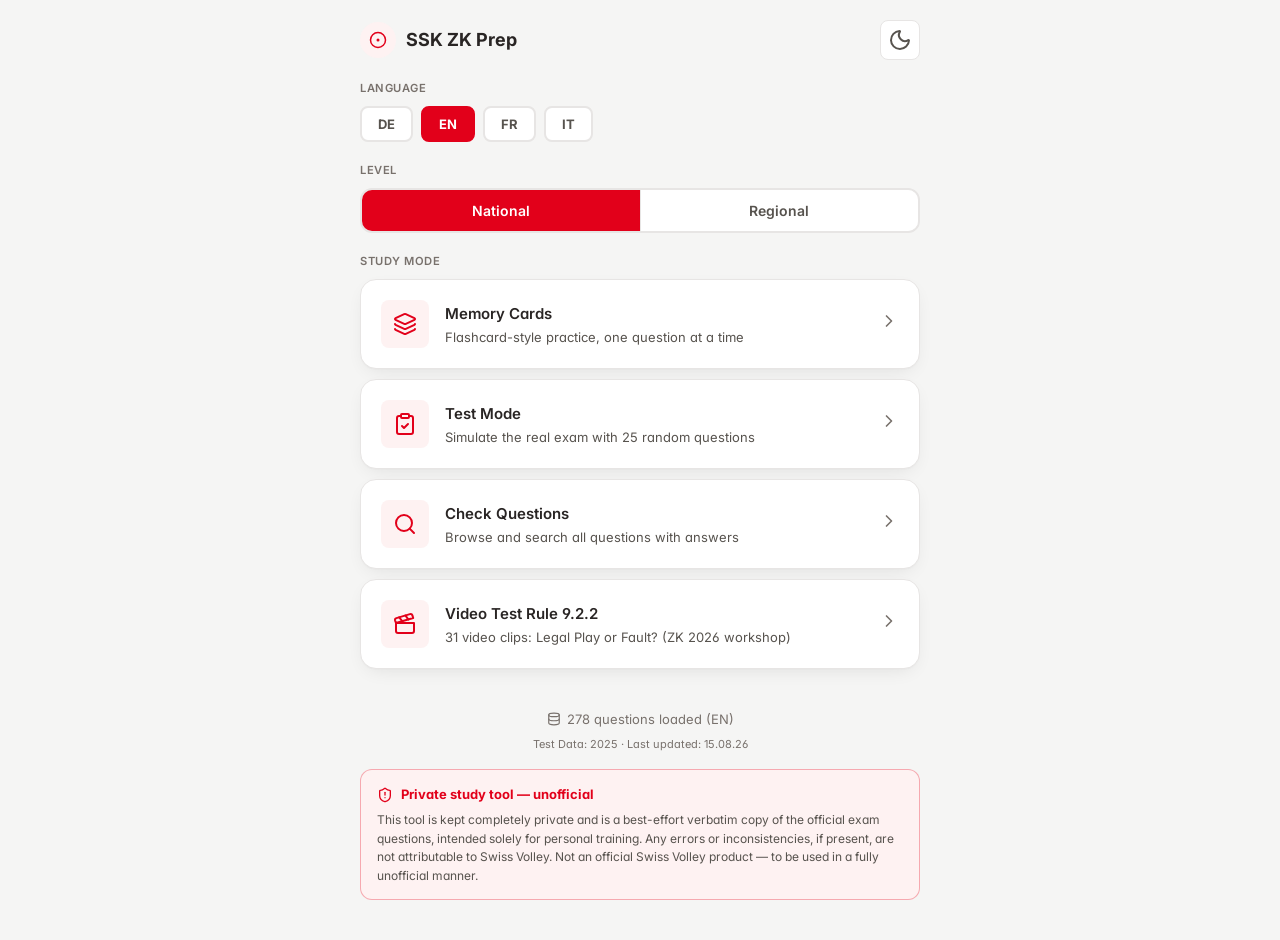
<file: index.html>
<!DOCTYPE html>
<html lang="en">
<head>
    <meta charset="UTF-8">
    <meta name="viewport" content="width=device-width, initial-scale=1.0">
    <meta name="theme-color" media="(prefers-color-scheme: light)" content="#f5f5f4">
    <meta name="theme-color" media="(prefers-color-scheme: dark)" content="#1c1917">
    <title>SSK ZK Prep</title>
    <link rel="icon" href="favicon.ico" sizes="48x48">
    <link rel="icon" href="favicon.png" type="image/png" sizes="192x192">
    <link rel="apple-touch-icon" href="apple-touch-icon.png">
    <link rel="preconnect" href="https://fonts.googleapis.com">
    <link rel="preconnect" href="https://fonts.gstatic.com" crossorigin>
    <link href="https://fonts.googleapis.com/css2?family=Inter:wght@400;500;600;700&display=swap" rel="stylesheet">
    <link rel="stylesheet" href="styles.css">
    <script>
        (function () {
            var t = localStorage.getItem('selectedTheme');
            var stored = t === 'light' || t === 'dark';
            if (!stored) {
                t = window.matchMedia && window.matchMedia('(prefers-color-scheme: dark)').matches ? 'dark' : 'light';
            }
            document.documentElement.setAttribute('data-theme', t);
            if (stored) {
                var color = t === 'dark' ? '#1c1917' : '#f5f5f4';
                document.querySelectorAll('meta[name="theme-color"]').forEach(function (m) {
                    m.setAttribute('content', color);
                });
            }
        })();
    </script>
    <style>
        /* --- Landing Page Specific --- */
        .landing-container {
            max-width: 600px;
            margin: 0 auto;
            padding: 20px;
            min-height: 100vh;
            display: flex;
            flex-direction: column;
        }

        /* Header — compact */
        .landing-header {
            display: flex;
            align-items: center;
            gap: 10px;
            margin-bottom: 20px;
        }

        .landing-header .icon-wrap {
            display: inline-flex;
            align-items: center;
            justify-content: center;
            width: 36px;
            height: 36px;
            background: var(--accent-subtle);
            border-radius: 50%;
            color: var(--accent);
            flex-shrink: 0;
        }

        .landing-header .icon-wrap svg {
            width: 18px;
            height: 18px;
        }

        .landing-header h1 {
            font-size: 1.125rem;
            font-weight: 700;
            color: var(--text-primary);
        }

        .landing-header .theme-toggle {
            margin-left: auto;
        }

        /* Section labels */
        .section-label {
            font-size: 0.7rem;
            font-weight: 600;
            color: var(--text-muted);
            text-transform: uppercase;
            letter-spacing: 0.05em;
            margin-bottom: 8px;
        }

        /* Level toggle */
        .level-toggle {
            display: flex;
            gap: 0;
            margin-bottom: 20px;
            border: 2px solid var(--border);
            border-radius: var(--radius-md);
            overflow: hidden;
        }

        .level-btn {
            flex: 1;
            padding: 12px 16px;
            background: var(--bg-surface);
            border: none;
            color: var(--text-secondary);
            font-family: inherit;
            font-size: 0.875rem;
            font-weight: 600;
            cursor: pointer;
            transition: all var(--transition);
        }

        .level-btn:first-child {
            border-right: 1px solid var(--border);
        }

        .level-btn:hover {
            background: var(--bg-surface-hover);
            color: var(--text-primary);
        }

        .level-btn.active {
            background: var(--accent);
            color: #fff;
        }

        /* Language selector — compact inline row */
        .lang-grid {
            display: flex;
            gap: 8px;
            margin-bottom: 20px;
        }

        .lang-btn {
            display: flex;
            align-items: center;
            justify-content: center;
            padding: 8px 16px;
            background: var(--bg-surface);
            border: 2px solid var(--border);
            border-radius: var(--radius-sm);
            cursor: pointer;
            transition: all var(--transition);
            position: relative;
            font-family: inherit;
            font-size: 0.8125rem;
            font-weight: 700;
            color: var(--text-secondary);
        }

        .lang-btn:hover {
            border-color: var(--border-hover);
            background: var(--bg-surface-hover);
            color: var(--text-primary);
        }

        .lang-btn .lang-name {
            display: none; /* hidden — compact mode */
            font-size: 0.75rem;
            color: var(--text-secondary);
            font-weight: 400;
            transition: color var(--transition);
        }

        .lang-btn .check-icon {
            position: absolute;
            top: 6px;
            right: 6px;
            color: var(--accent);
            opacity: 0;
            transition: opacity var(--transition);
        }

        .lang-btn .check-icon {
            display: none;
        }

        .lang-btn.active {
            border-color: var(--accent);
            background: var(--accent);
            color: #fff;
        }

        /* Mode cards */
        .mode-cards {
            display: flex;
            flex-direction: column;
            gap: 10px;
            margin-bottom: 20px;
        }

        .mode-card {
            display: flex;
            align-items: center;
            gap: 16px;
            padding: 20px;
            background: var(--bg-surface);
            border: 1px solid var(--border);
            border-radius: var(--radius-lg);
            text-decoration: none;
            color: var(--text-primary);
            cursor: pointer;
            transition: all var(--transition);
            box-shadow: var(--shadow);
        }

        .mode-card:hover {
            border-color: var(--accent);
            transform: translateY(-2px);
            box-shadow: var(--shadow-lg);
        }

        .mode-card .mode-icon {
            display: flex;
            align-items: center;
            justify-content: center;
            width: 48px;
            height: 48px;
            background: var(--accent-subtle);
            border-radius: var(--radius-sm);
            color: var(--accent);
            flex-shrink: 0;
        }

        .mode-card .mode-icon svg {
            width: 24px;
            height: 24px;
        }

        .mode-card .mode-info {
            flex: 1;
            min-width: 0;
        }

        .mode-card .mode-title {
            font-size: 0.9375rem;
            font-weight: 600;
            margin-bottom: 2px;
        }

        .mode-card .mode-desc {
            font-size: 0.8125rem;
            color: var(--text-secondary);
            line-height: 1.4;
        }

        .mode-card .mode-arrow {
            color: var(--text-muted);
            flex-shrink: 0;
            transition: color var(--transition), transform var(--transition);
        }

        .mode-card .mode-arrow svg {
            width: 20px;
            height: 20px;
        }

        .mode-card:hover .mode-arrow {
            color: var(--accent);
            transform: translateX(2px);
        }

        /* Footer */
        .landing-footer {
            margin-top: auto;
            text-align: center;
            padding: 20px 0;
        }

        .landing-footer .question-count {
            font-size: 0.8125rem;
            color: var(--text-muted);
            display: flex;
            align-items: center;
            justify-content: center;
            gap: 6px;
        }

        .landing-footer .question-count svg {
            width: 14px;
            height: 14px;
        }

        /* Unofficial-use disclaimer */
        .disclaimer {
            margin-top: 16px;
            padding: 14px 16px;
            text-align: left;
            background: var(--accent-subtle);
            border: 1px solid color-mix(in srgb, var(--accent) 30%, transparent);
            border-radius: var(--radius-md);
        }

        .disclaimer-title {
            display: flex;
            align-items: center;
            gap: 8px;
            font-size: 0.8125rem;
            font-weight: 700;
            color: var(--accent);
            margin-bottom: 6px;
        }

        .disclaimer-title svg {
            width: 16px;
            height: 16px;
            flex-shrink: 0;
        }

        .disclaimer p {
            font-size: 0.75rem;
            line-height: 1.55;
            color: var(--text-secondary);
        }
    </style>
</head>
<body>
    <div class="landing-container">

        <!-- Header -->
        <header class="landing-header">
            <div class="icon-wrap">
                <i data-lucide="circle-dot"></i>
            </div>
            <h1>SSK ZK Prep</h1>
            <button class="back-btn theme-toggle" onclick="toggleTheme()" aria-label="Toggle light/dark mode">
                <i data-lucide="moon" class="icon-moon"></i>
                <i data-lucide="sun" class="icon-sun"></i>
            </button>
        </header>

        <!-- Language Selector -->
        <p class="section-label">Language</p>
        <div class="lang-grid" id="langGrid">
            <button class="lang-btn" data-lang="de" onclick="selectLang('de')">DE</button>
            <button class="lang-btn" data-lang="en" onclick="selectLang('en')">EN</button>
            <button class="lang-btn" data-lang="fr" onclick="selectLang('fr')">FR</button>
            <button class="lang-btn" data-lang="it" onclick="selectLang('it')">IT</button>
        </div>

        <!-- Level Toggle -->
        <p class="section-label" id="levelLabel">Level</p>
        <div class="level-toggle" id="levelToggle">
            <button class="level-btn active" data-level="national" onclick="selectLevel('national')" id="btn-national">National</button>
            <button class="level-btn" data-level="regional" onclick="selectLevel('regional')" id="btn-regional">Regional</button>
        </div>

        <!-- Mode Selector -->
        <p class="section-label">Study Mode</p>
        <div class="mode-cards">
            <a href="card_game.html" class="mode-card">
                <div class="mode-icon"><i data-lucide="layers"></i></div>
                <div class="mode-info">
                    <div class="mode-title">Card Game</div>
                    <div class="mode-desc">Flashcard-style practice, one question at a time</div>
                </div>
                <div class="mode-arrow"><i data-lucide="chevron-right"></i></div>
            </a>
            <a href="test_real.html" class="mode-card">
                <div class="mode-icon"><i data-lucide="clipboard-check"></i></div>
                <div class="mode-info">
                    <div class="mode-title">Test Mode</div>
                    <div class="mode-desc">Simulate the real exam with 25 random questions</div>
                </div>
                <div class="mode-arrow"><i data-lucide="chevron-right"></i></div>
            </a>
            <a href="check_question.html" class="mode-card">
                <div class="mode-icon"><i data-lucide="search"></i></div>
                <div class="mode-info">
                    <div class="mode-title">Check Questions</div>
                    <div class="mode-desc">Browse and search all questions with answers</div>
                </div>
                <div class="mode-arrow"><i data-lucide="chevron-right"></i></div>
            </a>
            <a href="video_test.html" class="mode-card">
                <div class="mode-icon"><i data-lucide="clapperboard"></i></div>
                <div class="mode-info">
                    <div class="mode-title">Video Test Rule 9.2.2</div>
                    <div class="mode-desc">31 video clips: Legal Play or Fault? (ZK 2026 workshop)</div>
                </div>
                <div class="mode-arrow"><i data-lucide="chevron-right"></i></div>
            </a>
        </div>

        <!-- Footer -->
        <footer class="landing-footer">
            <div class="question-count" id="questionCount">
                <i data-lucide="database"></i>
                <span>Loading questions...</span>
            </div>
            <div class="question-count" style="margin-top: 6px; font-size: 0.6875rem;" id="metaInfo"></div>
            <div class="disclaimer">
                <div class="disclaimer-title">
                    <i data-lucide="shield-alert"></i>
                    <span id="disclaimerTitle"></span>
                </div>
                <p id="disclaimerBody"></p>
            </div>
        </footer>

    </div>

    <script src="shared.js"></script>
    <script src="lucide.min.js"></script>
    <script>
        // Initialize Lucide icons
        if (window.lucide) lucide.createIcons();

        // --- Language Selection ---
        const LANGUAGES = ['de', 'en', 'fr', 'it'];

        function getSelectedLang() {
            const stored = localStorage.getItem('selectedLang');
            if (LANGUAGES.includes(stored)) return stored;

            // Detect from browser language (e.g. "de-CH" -> "de")
            const browserLangs = navigator.languages || [navigator.language || ''];
            for (const bl of browserLangs) {
                const code = bl.split('-')[0].toLowerCase();
                if (LANGUAGES.includes(code)) return code;
            }

            return 'en';
        }

        function selectLang(lang) {
            localStorage.setItem('selectedLang', lang);
            updateLangButtons(lang);
            applyTranslations();
            loadQuestions(lang);
        }

        function updateLangButtons(activeLang) {
            document.querySelectorAll('.lang-btn').forEach(btn => {
                btn.classList.toggle('active', btn.dataset.lang === activeLang);
            });
        }

        // --- Question Loading & Caching ---
        let loadRequestId = 0;

        async function loadQuestions(lang) {
            const requestId = ++loadRequestId;
            const countEl = document.getElementById('questionCount');

            // checkDataVersion (shared.js) clears stale caches on change
            const meta = await checkDataVersion();
            if (meta) {
                document.getElementById('metaInfo').textContent =
                    'Test Data: ' + meta.testYear + ' · Last updated: ' + meta.lastUpdated;
            }

            // Try cache first
            const cacheKey = 'offlineQuestions_' + lang;
            const cached = localStorage.getItem(cacheKey);

            if (cached) {
                try {
                    const data = JSON.parse(cached);
                    if (requestId === loadRequestId) {
                        updateCount(filterByLevel(data).length, lang);
                    }
                    cacheDiagrams(data).catch(() => {});
                    return data;
                } catch (e) {
                    localStorage.removeItem(cacheKey);
                }
            }

            // Fetch from network
            try {
                if (requestId === loadRequestId) {
                    countEl.querySelector('span').textContent = t('loading');
                }
                const response = await fetch('questions_' + lang + '.json');
                if (!response.ok) throw new Error('HTTP ' + response.status);
                const data = await response.json();

                // Cache questions (quota failure is non-fatal)
                try {
                    localStorage.setItem(cacheKey, JSON.stringify(data));
                } catch (e) {
                    console.warn('Could not cache questions for', lang, e);
                }

                // Cache diagram images as base64
                await cacheDiagrams(data);

                if (requestId === loadRequestId) {
                    updateCount(filterByLevel(data).length, lang);
                }
                return data;
            } catch (err) {
                console.warn('Could not load questions for', lang, err);
                if (requestId === loadRequestId) {
                    countEl.querySelector('span').textContent = 'Offline - no cached data for ' + lang.toUpperCase();
                }
                return null;
            }
        }

        async function cacheDiagrams(questions) {
            const diagramsKey = 'offlineDiagrams';
            let diagrams = {};
            try {
                const existing = localStorage.getItem(diagramsKey);
                if (existing) diagrams = JSON.parse(existing);
            } catch (e) { /* start fresh */ }

            for (const q of questions) {
                if (q.image_url && !diagrams[q.image_url]) {
                    try {
                        const imgResponse = await fetch(q.image_url);
                        if (!imgResponse.ok) throw new Error('HTTP ' + imgResponse.status);
                        const imgBlob = await imgResponse.blob();
                        const base64 = await blobToBase64(imgBlob);
                        diagrams[q.image_url] = base64;
                    } catch (imgErr) {
                        console.warn('Could not cache diagram:', q.image_url);
                    }
                }
            }

            try {
                localStorage.setItem(diagramsKey, JSON.stringify(diagrams));
            } catch (e) {
                console.warn('Could not save diagrams to localStorage:', e);
            }
        }

        function blobToBase64(blob) {
            return new Promise((resolve, reject) => {
                const reader = new FileReader();
                reader.onload = () => resolve(reader.result);
                reader.onerror = reject;
                reader.readAsDataURL(blob);
            });
        }

        function updateCount(count, lang) {
            const countEl = document.getElementById('questionCount');
            countEl.querySelector('span').textContent = count + t('questionsLoaded') + ' (' + lang.toUpperCase() + ')';
        }

        // --- Level Selection ---
        function selectLevel(level) {
            localStorage.setItem('selectedLevel', level);
            updateLevelButtons(level);
            // Reload count with filter applied
            loadQuestions(getSelectedLang());
        }

        function updateLevelButtons(activeLevel) {
            document.querySelectorAll('.level-btn').forEach(btn => {
                btn.classList.toggle('active', btn.dataset.level === activeLevel);
            });
        }

        // --- Translations ---
        function applyTranslations() {
            var labels = document.querySelectorAll('.section-label');
            labels[0].textContent = t('language');
            labels[1].textContent = t('level');
            labels[2].textContent = t('studyMode');

            document.getElementById('btn-national').textContent = t('national');
            document.getElementById('btn-regional').textContent = t('regional');

            var cards = document.querySelectorAll('.mode-card');
            cards[0].querySelector('.mode-title').textContent = t('cardGame');
            cards[0].querySelector('.mode-desc').textContent = t('cardGameDesc');
            cards[1].querySelector('.mode-title').textContent = t('testMode');
            cards[1].querySelector('.mode-desc').textContent = t('testModeDesc');
            cards[2].querySelector('.mode-title').textContent = t('checkQuestions');
            cards[2].querySelector('.mode-desc').textContent = t('checkQuestionsDesc');
            cards[3].querySelector('.mode-title').textContent = t('videoTest');
            cards[3].querySelector('.mode-desc').textContent = t('videoTestDesc');

            document.getElementById('disclaimerTitle').textContent = t('disclaimerTitle');
            document.getElementById('disclaimerBody').textContent = t('disclaimerBody');
        }

        // --- Init ---
        localStorage.removeItem('offlineQuestions'); // legacy unsuffixed cache key
        const currentLang = getSelectedLang();
        const currentLevel = getSelectedLevel();
        updateLangButtons(currentLang);
        updateLevelButtons(currentLevel);
        applyTranslations();
        loadQuestions(currentLang);
    </script>
</body>
</html>
</file>
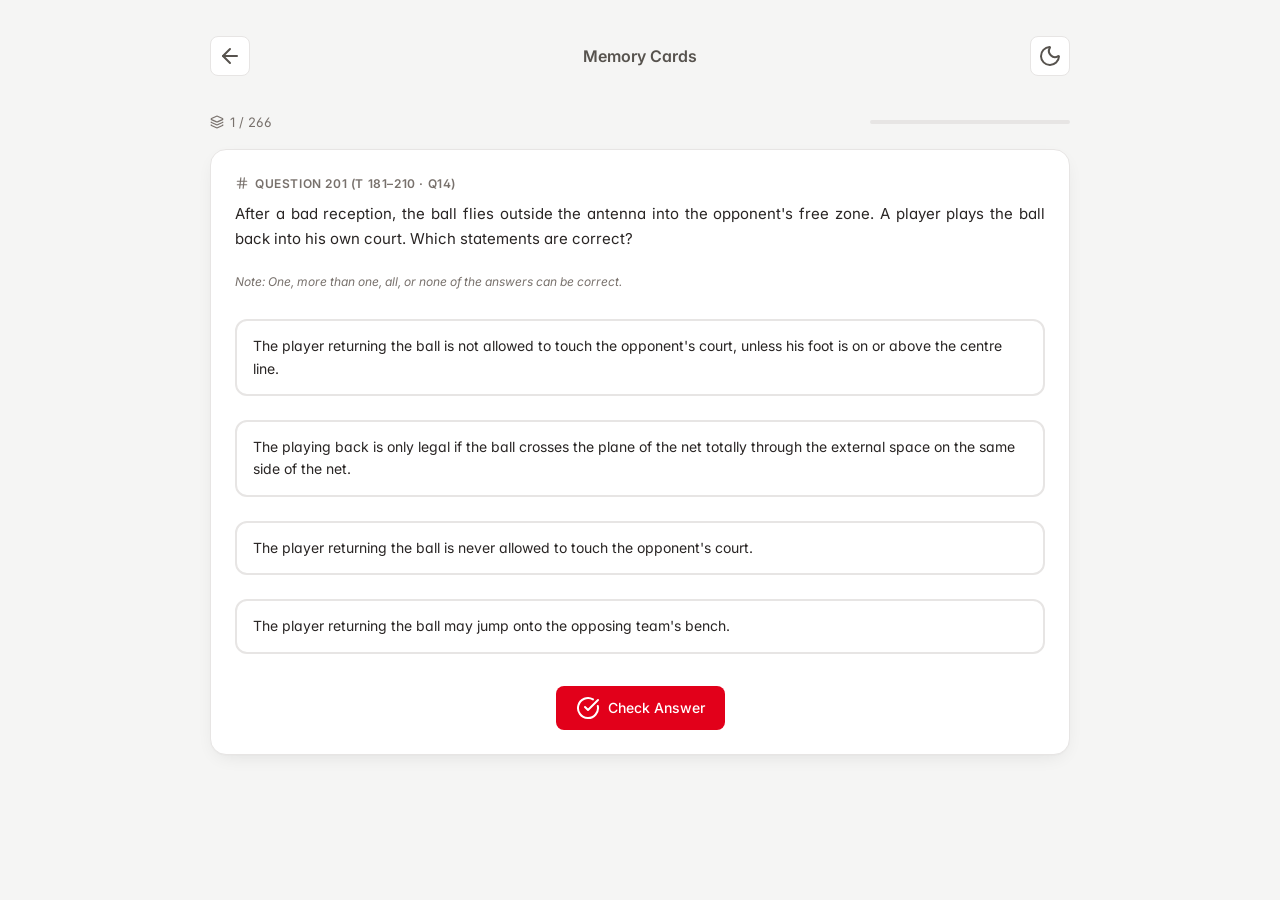
<file: card_game.html>
<!DOCTYPE html>
<html lang="en">
<head>
    <meta charset="UTF-8">
    <meta name="viewport" content="width=device-width, initial-scale=1.0">
    <meta name="theme-color" media="(prefers-color-scheme: light)" content="#f5f5f4">
    <meta name="theme-color" media="(prefers-color-scheme: dark)" content="#1c1917">
    <title>Card Game - SSK ZK Prep</title>
    <link rel="icon" href="favicon.ico" sizes="48x48">
    <link rel="icon" href="favicon.png" type="image/png" sizes="192x192">
    <link rel="apple-touch-icon" href="apple-touch-icon.png">
    <link rel="preconnect" href="https://fonts.googleapis.com">
    <link rel="preconnect" href="https://fonts.gstatic.com" crossorigin>
    <link href="https://fonts.googleapis.com/css2?family=Inter:wght@400;500;600;700&display=swap" rel="stylesheet">
    <link rel="stylesheet" href="styles.css">
    <script>
        (function () {
            var t = localStorage.getItem('selectedTheme');
            var stored = t === 'light' || t === 'dark';
            if (!stored) {
                t = window.matchMedia && window.matchMedia('(prefers-color-scheme: dark)').matches ? 'dark' : 'light';
            }
            document.documentElement.setAttribute('data-theme', t);
            if (stored) {
                var color = t === 'dark' ? '#1c1917' : '#f5f5f4';
                document.querySelectorAll('meta[name="theme-color"]').forEach(function (m) {
                    m.setAttribute('content', color);
                });
            }
        })();
    </script>
    <style>
        /* --- Card Game Specific --- */
        .answer-hint {
            font-size: 0.75rem;
            color: var(--text-muted);
            font-style: italic;
            margin-bottom: 12px;
        }

        .question-text {
            font-size: 0.9375rem;
            line-height: 1.7;
            color: var(--text-primary);
            white-space: pre-line;
            margin-bottom: 20px;
            text-align: justify;
        }

        .question-number {
            font-size: 0.75rem;
            font-weight: 600;
            color: var(--text-muted);
            text-transform: uppercase;
            letter-spacing: 0.05em;
            margin-bottom: 8px;
            display: flex;
            align-items: center;
            gap: 6px;
        }

        .question-number svg {
            width: 14px;
            height: 14px;
        }

        .answers {
            margin: 20px 0;
            display: flex;
            flex-direction: column;
            gap: 8px;
        }

        .answer-option {
            display: flex;
            align-items: center;
            gap: 12px;
        }

        .answer-text {
            flex: 1;
        }

        .answer-indicator {
            flex-shrink: 0;
            width: 20px;
            height: 20px;
            display: flex;
            align-items: center;
            justify-content: center;
        }

        .answer-indicator svg {
            width: 18px;
            height: 18px;
        }

        .answer-indicator.indicator-correct {
            color: var(--correct);
        }

        .answer-indicator.indicator-incorrect {
            color: var(--incorrect);
        }

        .answer-indicator.indicator-missed {
            color: var(--missed);
        }

        /* A correct answer the user failed to select: still flagged as correct,
           but visually distinct from one they got right. */
        .answer-option.missed {
            border-color: var(--missed);
            border-style: dashed;
            background: var(--missed-bg);
        }

        .missed-label {
            flex-shrink: 0;
            font-size: 0.6875rem;
            font-weight: 600;
            text-transform: uppercase;
            letter-spacing: 0.04em;
            color: var(--missed);
        }

        .controls {
            display: flex;
            align-items: center;
            justify-content: center;
            gap: 12px;
            margin-top: 24px;
        }

        .controls .btn {
            min-width: 140px;
        }

        .feedback {
            margin-top: 20px;
        }

        /* Completion card */
        .completion-card {
            text-align: center;
            padding: 48px 24px;
        }

        .completion-card .completion-icon {
            display: inline-flex;
            align-items: center;
            justify-content: center;
            width: 64px;
            height: 64px;
            background: var(--correct-bg);
            border-radius: 50%;
            color: var(--correct);
            margin-bottom: 20px;
        }

        .completion-card .completion-icon svg {
            width: 32px;
            height: 32px;
        }

        .completion-card h2 {
            color: var(--text-primary);
            margin-bottom: 8px;
        }

        .completion-card p {
            color: var(--text-secondary);
            margin-bottom: 28px;
            font-size: 0.875rem;
        }

        /* Progress indicator */
        .progress-row {
            display: flex;
            align-items: center;
            justify-content: space-between;
            margin-bottom: 16px;
        }

        .progress-text {
            font-size: 0.8125rem;
            color: var(--text-muted);
            display: flex;
            align-items: center;
            gap: 6px;
        }

        .progress-text svg {
            width: 14px;
            height: 14px;
        }

        .progress-bar-wrap {
            flex: 1;
            max-width: 200px;
            height: 4px;
            background: var(--border);
            border-radius: 2px;
            overflow: hidden;
            margin-left: 12px;
        }

        .progress-bar-fill {
            height: 100%;
            background: var(--accent);
            border-radius: 2px;
            transition: width var(--transition);
            width: 0%;
        }

        /* Linked badge */
        .linked-badge {
            display: inline-flex;
            align-items: center;
            gap: 4px;
            font-size: 0.6875rem;
            font-weight: 600;
            color: var(--accent);
            background: var(--accent-subtle);
            padding: 3px 8px;
            border-radius: 4px;
            text-transform: uppercase;
            letter-spacing: 0.04em;
        }

        .linked-badge svg {
            width: 12px;
            height: 12px;
        }

        /* Header balance placeholder */
        .header-balance {
            width: 40px;
            flex-shrink: 0;
        }
    </style>
</head>
<body>
    <div class="page-container">

        <!-- Header -->
        <header class="page-header">
            <a href="index.html" class="back-btn" aria-label="Back to home">
                <i data-lucide="arrow-left"></i>
            </a>
            <h1>Card Game</h1>
            <button class="back-btn theme-toggle" onclick="toggleTheme()" aria-label="Toggle light/dark mode">
                <i data-lucide="moon" class="icon-moon"></i>
                <i data-lucide="sun" class="icon-sun"></i>
            </button>
        </header>

        <!-- Progress -->
        <div class="progress-row" id="progress-row">
            <span class="progress-text">
                <i data-lucide="layers"></i>
                <span id="progress-label">0 / 0</span>
            </span>
            <div class="progress-bar-wrap">
                <div class="progress-bar-fill" id="progress-bar"></div>
            </div>
        </div>

        <!-- Question Card -->
        <div class="card" id="question-card">
            <div class="question-number" id="question-number">
                <i data-lucide="hash"></i>
                <span></span>
            </div>
            <div class="question-text" id="question-text">Loading...</div>
            <img id="diagram" class="diagram hidden" alt="Question diagram">
            <div class="answer-hint" id="answer-hint"></div>
            <div class="answers" id="answers"></div>

            <div class="controls">
                <button class="btn btn-primary" id="check-btn" onclick="checkAnswer()">
                    <i data-lucide="check-circle"></i>
                    Check Answer
                </button>
                <button class="btn btn-success hidden" id="next-btn" onclick="nextQuestion()">
                    <i data-lucide="arrow-right"></i>
                    <span id="next-btn-text">Next</span>
                </button>
            </div>

            <div class="feedback hidden" id="feedback"></div>
        </div>

        <!-- Completion Card -->
        <div class="card completion-card hidden" id="completion-card">
            <div class="completion-icon">
                <i data-lucide="trophy"></i>
            </div>
            <h2>All questions completed!</h2>
            <p>You've answered all available questions in this session.</p>
            <button class="btn btn-primary" onclick="startNewSession()">
                <i data-lucide="refresh-cw"></i>
                Start New Session
            </button>
        </div>

    </div>

    <script src="shared.js"></script>
    <script src="lucide.min.js"></script>
    <script>
        // Initialize Lucide icons
        createIconsSafe();

        // --- Translations ---
        function applyTranslations() {
            document.querySelector('.page-header h1').textContent = t('cardGame');
            document.querySelector('#check-btn').innerHTML = '<i data-lucide="check-circle"></i> ' + t('checkAnswer');
            document.querySelector('#next-btn-text').textContent = t('next');
            document.querySelector('.completion-card h2').textContent = t('allCompleted');
            document.querySelector('.completion-card p').textContent = t('allCompletedSub');
            document.querySelector('.completion-card .btn').innerHTML = '<i data-lucide="refresh-cw"></i> ' + t('startNewSession');
            document.getElementById('answer-hint').textContent = t('answerHint');
            createIconsSafe();
        }
        applyTranslations();

        // --- State ---
        let questions = [];
        let currentQuestionIndex = 0;
        let answeredQuestions = new Set();
        let currentSessionQuestions = [];
        let currentLinkOrder = 1;
        let lastAnswerCorrect = false;

        // --- Data Loading ---
        async function loadQuestions() {
            try {
                var data = await loadQuestionData();
                questions = processQuestionsForCardGame(data);
                console.log('Processed ' + questions.length + ' question items');
                startNewSession();
            } catch (error) {
                console.error('Error loading questions:', error);
                document.getElementById('question-text').textContent = t('errorLoading');
            }
        }

        // --- Linked Question Processing ---
        function processQuestionsForCardGame(originalQuestions) {
            var processedQuestions = [];
            var linkGroups = buildLinkGroups(originalQuestions);

            originalQuestions.forEach(function(question) {
                if (question.linked_to) {
                    if (question.link_order === 1) {
                        processedQuestions.push({
                            type: 'linked_first',
                            question: question,
                            linkGroup: question.linked_to,
                            allLinkedQuestions: linkGroups.get(question.linked_to)
                        });
                    }
                } else if (!isLinkedTarget(question, originalQuestions)) {
                    processedQuestions.push({
                        type: 'single',
                        question: question
                    });
                }
            });

            return processedQuestions;
        }

        // --- Session Management ---
        function startNewSession() {
            answeredQuestions.clear();
            currentQuestionIndex = 0;

            var availableQuestions = questions.filter(function(q) {
                if (q.type === 'linked_first') {
                    return !q.allLinkedQuestions.some(function(linkedQ) {
                        return answeredQuestions.has(linkedQ.question_number);
                    });
                }
                return !answeredQuestions.has(q.question.question_number);
            });

            currentSessionQuestions = shuffleArray([].concat(availableQuestions));

            if (currentSessionQuestions.length === 0) {
                answeredQuestions.clear();
                startNewSession();
                return;
            }

            // Show question card and progress, hide completion
            document.getElementById('question-card').classList.remove('hidden');
            document.getElementById('completion-card').classList.add('hidden');
            document.getElementById('progress-row').classList.remove('hidden');

            updateProgress();
            showRandomQuestion();
        }

        // --- Progress ---
        function updateProgress() {
            var total = currentSessionQuestions.length;
            var current = Math.min(currentQuestionIndex + 1, total);
            document.getElementById('progress-label').textContent = current + ' / ' + total;
            var pct = total > 0 ? (currentQuestionIndex / total) * 100 : 0;
            document.getElementById('progress-bar').style.width = pct + '%';
        }

        // --- Display ---
        function showRandomQuestion() {
            if (currentQuestionIndex >= currentSessionQuestions.length) {
                showCompletionMessage();
                return;
            }

            currentLinkOrder = 1;
            var item = currentSessionQuestions[currentQuestionIndex];
            displayQuestion(item);
            updateProgress();
        }

        // Resolve the question currently shown for an item; linked groups
        // track their position in currentLinkOrder instead of mutating the item.
        function getCurrentQuestion(item) {
            if (item.type === 'linked_first') {
                var match = item.allLinkedQuestions.find(function(q) {
                    return (q.link_order || 1) === currentLinkOrder;
                });
                return match || item.question;
            }
            return item.question;
        }

        function displayQuestion(item) {
            // Reset UI
            var checkBtn = document.getElementById('check-btn');
            var nextBtn = document.getElementById('next-btn');
            var feedback = document.getElementById('feedback');
            var nextBtnText = document.getElementById('next-btn-text');

            checkBtn.classList.remove('hidden');
            // Stays enabled with nothing selected: "none of the answers" is a valid answer
            checkBtn.disabled = false;
            nextBtn.classList.add('hidden');
            nextBtnText.textContent = t('next');
            feedback.classList.add('hidden');
            feedback.className = 'feedback hidden';

            if (item.type === 'linked_first') {
                displayLinkedQuestion(item);
            } else {
                displaySingleQuestion(item.question);
            }

            // Re-create Lucide icons for dynamically added elements
            createIconsSafe();

            // Land at the top of the new question instead of wherever the
            // previous one's feedback left the page scrolled.
            scrollToElementTop(document.getElementById('question-card'));
        }

        function displaySingleQuestion(question) {
            var questionNumber = document.getElementById('question-number');
            var questionText = document.getElementById('question-text');
            var answersContainer = document.getElementById('answers');
            var diagramElement = document.getElementById('diagram');

            // Question number
            questionNumber.querySelector('span').textContent = t('question') + ' ' + question.question_number + triagonalRef(question);

            // Question text
            questionText.textContent = formatQuestionText(question.question);

            // Diagram
            if (question.image_url) {
                diagramElement.src = question.image_url;
                diagramElement.classList.remove('hidden');
            } else {
                diagramElement.classList.add('hidden');
            }

            // Answers
            answersContainer.innerHTML = '';
            var answerEntries = Object.entries(question.answers);
            var shuffledAnswers = shuffleArray([].concat(answerEntries));

            shuffledAnswers.forEach(function(entry) {
                var key = entry[0];
                var value = entry[1];

                var answerDiv = document.createElement('div');
                answerDiv.className = 'answer-option';
                answerDiv.dataset.answer = key;

                var text = document.createElement('span');
                text.className = 'answer-text';
                text.textContent = value;

                answerDiv.appendChild(text);

                answerDiv.addEventListener('click', function() {
                    selectAnswer(key);
                });

                answersContainer.appendChild(answerDiv);
            });
        }

        function displayLinkedQuestion(item) {
            var questionNumber = document.getElementById('question-number');
            var questionText = document.getElementById('question-text');
            var answersContainer = document.getElementById('answers');
            var diagramElement = document.getElementById('diagram');

            var question = getCurrentQuestion(item);

            // Safety check
            if (!question || !question.answers) {
                console.error('Invalid linked question object:', item);
                questionText.textContent = 'Error: Invalid question data';
                answersContainer.innerHTML = '';
                diagramElement.classList.add('hidden');
                return;
            }

            // Question number with linked badge
            var linkOrder = question.link_order || 1;
            var totalLinked = item.allLinkedQuestions.length;
            var numberSpan = questionNumber.querySelector('span');
            numberSpan.innerHTML = t('question') + ' ' + question.question_number + escapeHtml(triagonalRef(question)) +
                ' <span class="linked-badge"><i data-lucide="link"></i> ' +
                linkOrder + '/' + totalLinked + '</span>';

            // Question text
            questionText.textContent = formatQuestionText(question.question);

            // Diagram
            if (question.image_url) {
                diagramElement.src = question.image_url;
                diagramElement.classList.remove('hidden');
            } else {
                diagramElement.classList.add('hidden');
            }

            // Answers
            answersContainer.innerHTML = '';
            var answerEntries = Object.entries(question.answers);
            var shuffledAnswers = shuffleArray([].concat(answerEntries));

            shuffledAnswers.forEach(function(entry) {
                var key = entry[0];
                var value = entry[1];

                var answerDiv = document.createElement('div');
                answerDiv.className = 'answer-option';
                answerDiv.dataset.answer = key;

                var text = document.createElement('span');
                text.className = 'answer-text';
                text.textContent = value;

                answerDiv.appendChild(text);

                answerDiv.addEventListener('click', function() {
                    selectAnswer(key);
                });

                answersContainer.appendChild(answerDiv);
            });
        }

        // --- Selection ---
        function selectAnswer(answerKey) {
            var el = document.querySelector('[data-answer="' + answerKey + '"]');
            if (!el) return;
            el.classList.toggle('selected');
        }

        // --- Check Answer ---
        function checkAnswer() {
            var currentItem = currentSessionQuestions[currentQuestionIndex];
            var selectedAnswers = Array.from(document.querySelectorAll('.answer-option.selected'))
                .map(function(opt) { return opt.dataset.answer; });

            var question = getCurrentQuestion(currentItem);
            var correctAnswers = question.correct;
            var isCorrect = selectedAnswers.length === correctAnswers.length &&
                selectedAnswers.every(function(a) { return correctAnswers.includes(a); });
            lastAnswerCorrect = isCorrect;

            // Disable all answer options
            document.querySelectorAll('.answer-option').forEach(function(option) {
                option.style.pointerEvents = 'none';
                option.style.cursor = 'default';
            });

            // Mark answers with visual indicators
            document.querySelectorAll('.answer-option').forEach(function(option) {
                var answerKey = option.dataset.answer;
                var isSelected = selectedAnswers.includes(answerKey);
                var isCorrectAnswer = correctAnswers.includes(answerKey);
                var textContent = option.querySelector('.answer-text').textContent;

                // Remove old indicator if any
                var oldIndicator = option.querySelector('.answer-indicator');
                if (oldIndicator) oldIndicator.remove();

                if (isSelected && isCorrectAnswer) {
                    option.classList.add('correct');
                    option.innerHTML = '<span class="answer-text">' + escapeHtml(textContent) +
                        '</span><span class="answer-indicator indicator-correct"><i data-lucide="check"></i></span>';
                } else if (isSelected && !isCorrectAnswer) {
                    option.classList.add('incorrect');
                    option.innerHTML = '<span class="answer-text">' + escapeHtml(textContent) +
                        '</span><span class="answer-indicator indicator-incorrect"><i data-lucide="x"></i></span>';
                } else if (!isSelected && isCorrectAnswer) {
                    // Correct, but the user did not pick it — must look different from a
                    // correct answer they did pick, otherwise "all green" reads as a pass.
                    option.classList.add('missed');
                    option.innerHTML = '<span class="answer-text">' + escapeHtml(textContent) +
                        '</span><span class="missed-label">' + escapeHtml(t('missedAnswer')) +
                        '</span><span class="answer-indicator indicator-missed"><i data-lucide="alert-circle"></i></span>';
                }
            });

            // Build feedback message
            var feedbackMessage = '';
            if (isCorrect) {
                feedbackMessage = t('correct');
            } else {
                var correctTexts = correctAnswers.map(function(key) { return question.answers[key]; });
                feedbackMessage = correctAnswers.length > 1 ? t('incorrectMulti') : t('incorrectSingle');
                correctTexts.forEach(function(txt) {
                    feedbackMessage += '\n\u2022 ' + txt;
                });
            }

            // Show feedback
            var feedbackEl = document.getElementById('feedback');
            feedbackEl.textContent = feedbackMessage;
            feedbackEl.className = 'feedback ' + (isCorrect ? 'correct' : 'incorrect');

            if (isCorrect) {
                answeredQuestions.add(question.question_number);

                // For linked questions, check if there are more in the sequence
                if (currentItem.type === 'linked_first') {
                    var nextLinkedQuestion = currentItem.allLinkedQuestions.find(function(q) {
                        return q.link_order === currentLinkOrder + 1;
                    });

                    if (nextLinkedQuestion) {
                        document.getElementById('next-btn-text').textContent = t('nextLinked');
                    }
                }
            }

            // Toggle buttons
            document.getElementById('check-btn').classList.add('hidden');
            document.getElementById('next-btn').classList.remove('hidden');

            // Re-create Lucide icons for check/x indicators
            createIconsSafe();
        }

        // --- Next Question ---
        function nextQuestion() {
            var currentItem = currentSessionQuestions[currentQuestionIndex];

            // Advance within a linked group only after a correct answer;
            // a wrong answer leaves the group so it restarts at part 1 next session
            if (currentItem.type === 'linked_first' && lastAnswerCorrect) {
                var nextLinkedQuestion = currentItem.allLinkedQuestions.find(function(q) {
                    return q.link_order === currentLinkOrder + 1;
                });

                if (nextLinkedQuestion) {
                    currentLinkOrder++;
                    displayQuestion(currentItem);
                    return;
                }
            }

            // Move to next item
            currentQuestionIndex++;
            document.getElementById('next-btn-text').textContent = t('next');
            showRandomQuestion();
        }

        // --- Completion ---
        function showCompletionMessage() {
            document.getElementById('question-card').classList.add('hidden');
            document.getElementById('completion-card').classList.remove('hidden');
            document.getElementById('progress-row').classList.add('hidden');

            // Update progress to 100%
            document.getElementById('progress-bar').style.width = '100%';

            createIconsSafe();
        }

        // --- Init ---
        loadQuestions();
    </script>
</body>
</html>
</file>
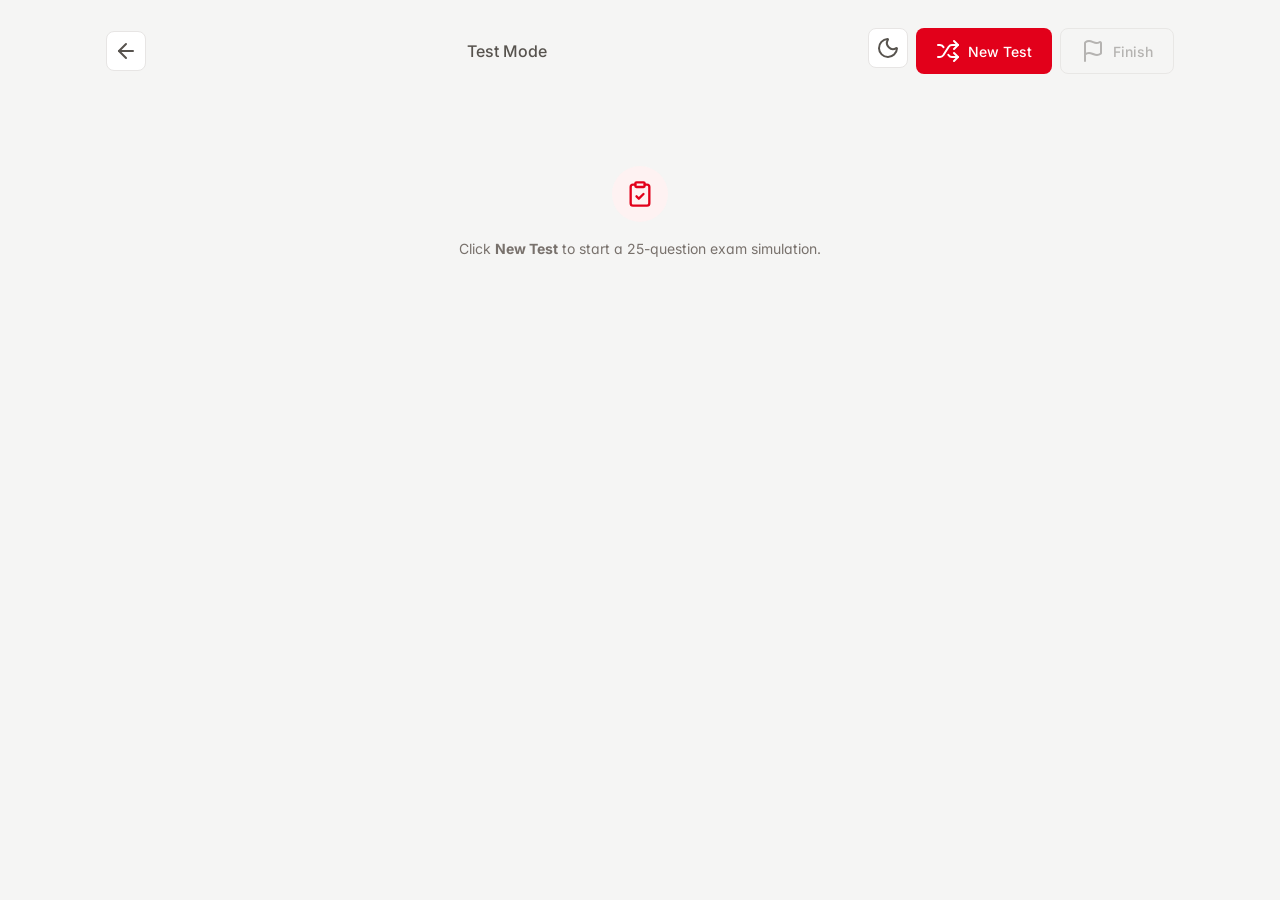
<file: test_real.html>
<!DOCTYPE html>
<html lang="en">
<head>
    <meta charset="UTF-8">
    <meta name="viewport" content="width=device-width, initial-scale=1.0">
    <title>Test Mode - SSK ZK Prep</title>
    <link rel="icon" href="favicon.ico" sizes="48x48">
    <link rel="icon" href="favicon.png" type="image/png" sizes="192x192">
    <link rel="apple-touch-icon" href="apple-touch-icon.png">
    <meta name="theme-color" media="(prefers-color-scheme: light)" content="#f5f5f4">
    <meta name="theme-color" media="(prefers-color-scheme: dark)" content="#1c1917">
    <link rel="preconnect" href="https://fonts.googleapis.com">
    <link rel="preconnect" href="https://fonts.gstatic.com" crossorigin>
    <link href="https://fonts.googleapis.com/css2?family=Inter:wght@400;500;600;700&display=swap" rel="stylesheet">
    <link rel="stylesheet" href="styles.css">
    <script>
        (function () {
            var t = localStorage.getItem('selectedTheme');
            var stored = t === 'light' || t === 'dark';
            if (!stored) {
                t = window.matchMedia && window.matchMedia('(prefers-color-scheme: dark)').matches ? 'dark' : 'light';
            }
            document.documentElement.setAttribute('data-theme', t);
            if (stored) {
                var color = t === 'dark' ? '#1c1917' : '#f5f5f4';
                document.querySelectorAll('meta[name="theme-color"]').forEach(function (m) {
                    m.setAttribute('content', color);
                });
            }
        })();
    </script>
    <style>
        /* --- Test Page Layout --- */
        .test-layout {
            max-width: 1100px;
            margin: 0 auto;
            padding: 16px;
            min-height: 100vh;
        }

        /* --- Header --- */
        .test-header {
            display: flex;
            align-items: center;
            gap: 12px;
            padding: 12px 0;
            margin-bottom: 20px;
        }

        .test-header h1 {
            flex: 1;
            text-align: center;
            font-size: 1rem;
            color: var(--text-secondary);
            font-weight: 500;
        }

        .header-actions {
            display: flex;
            gap: 8px;
            flex-shrink: 0;
        }

        /* --- Two-Column Test Container --- */
        .test-container {
            display: flex;
            gap: 20px;
            align-items: flex-start;
        }

        /* --- Left Sidebar: Question Overview --- */
        .sidebar {
            width: 270px;
            flex-shrink: 0;
            position: sticky;
            top: 16px;
        }

        .sidebar-label {
            font-size: 0.75rem;
            font-weight: 600;
            color: var(--text-muted);
            text-transform: uppercase;
            letter-spacing: 0.05em;
            margin-bottom: 12px;
        }

        .question-grid {
            display: grid;
            grid-template-columns: repeat(5, minmax(0, 1fr));
            gap: 8px;
        }

        .question-indicator {
            /* Sized from the grid track, not fixed, so the row cannot
               overflow the sidebar card. */
            width: 100%;
            aspect-ratio: 1;
            display: flex;
            align-items: center;
            justify-content: center;
            border: 2px solid var(--border);
            border-radius: var(--radius-sm);
            background: var(--bg-surface);
            color: var(--text-secondary);
            font-size: 13px;
            font-weight: 600;
            cursor: pointer;
            transition: all var(--transition);
            user-select: none;
        }

        .question-indicator:hover {
            border-color: var(--border-hover);
            background: var(--bg-surface-hover);
            color: var(--text-primary);
        }

        .question-indicator.current {
            border-color: var(--accent);
            background: var(--accent-subtle);
            color: var(--accent);
        }

        .question-indicator.answered {
            border-color: var(--selected);
            background: var(--selected-bg);
            color: var(--selected);
        }

        .question-indicator.answered.current {
            border-color: var(--accent);
        }

        .question-indicator.correct {
            border-color: var(--correct);
            background: var(--correct-bg);
            color: var(--correct);
        }

        .question-indicator.incorrect {
            border-color: var(--incorrect);
            background: var(--incorrect-bg);
            color: var(--incorrect);
        }

        /* --- Right Main: Question Card --- */
        .question-area {
            flex: 1;
            min-width: 0;
        }

        .question-card {
            background: var(--bg-surface);
            border: 1px solid var(--border);
            border-radius: var(--radius-lg);
            padding: 28px;
            box-shadow: var(--shadow);
        }

        .question-number {
            font-size: 0.75rem;
            font-weight: 600;
            color: var(--text-muted);
            text-transform: uppercase;
            letter-spacing: 0.05em;
            margin-bottom: 12px;
        }

        .question-text {
            font-size: 15px;
            line-height: 1.7;
            color: var(--text-primary);
            white-space: pre-line;
            margin-bottom: 20px;
            text-align: justify;
        }

        .answer-hint {
            font-size: 0.75rem;
            color: var(--text-muted);
            font-style: italic;
            margin-bottom: 12px;
        }

        .answers-container {
            margin: 20px 0;
        }

        .answer-option {
            display: flex;
            align-items: center;
            gap: 12px;
        }

        .answer-text {
            flex: 1;
        }

        .answer-indicator {
            flex-shrink: 0;
            width: 20px;
            height: 20px;
            display: flex;
            align-items: center;
            justify-content: center;
        }

        .answer-indicator svg {
            width: 18px;
            height: 18px;
        }

        .answer-indicator.indicator-correct {
            color: var(--correct);
        }

        .answer-indicator.indicator-incorrect {
            color: var(--incorrect);
        }

        .answer-indicator.indicator-missed {
            color: var(--missed);
        }

        .missed-label {
            flex-shrink: 0;
            font-size: 0.6875rem;
            font-weight: 600;
            text-transform: uppercase;
            letter-spacing: 0.04em;
            color: var(--missed);
        }

        /* Review-mode answer states */
        .answer-option.correct-review {
            border-color: var(--correct);
            background: var(--correct-bg);
            color: var(--correct);
        }

        .answer-option.incorrect-review {
            border-color: var(--incorrect);
            background: var(--incorrect-bg);
            color: var(--incorrect);
        }

        /* A correct answer the user failed to select: still flagged as correct,
           but visually distinct from one they got right. */
        .answer-option.missed-review {
            border-color: var(--missed);
            border-style: dashed;
            background: var(--missed-bg);
            color: var(--text-primary);
        }

        .answer-option.user-selected-review {
            border-width: 3px;
            font-weight: 600;
        }

        .answer-option.review-disabled {
            pointer-events: none;
            cursor: default;
        }

        /* --- Navigation Controls --- */
        .nav-controls {
            display: flex;
            align-items: center;
            justify-content: center;
            gap: 16px;
            margin-top: 24px;
            padding-top: 20px;
            border-top: 1px solid var(--border);
        }

        .nav-circle {
            width: 52px;
            height: 52px;
            display: inline-flex;
            align-items: center;
            justify-content: center;
            border-radius: 50%;
            border: none;
            background: var(--accent);
            color: #fff;
            cursor: pointer;
            transition: all var(--transition);
            flex-shrink: 0;
        }

        .nav-circle svg {
            width: 22px;
            height: 22px;
        }

        .nav-circle:hover:not(:disabled) {
            background: var(--accent-hover);
            box-shadow: 0 4px 16px color-mix(in srgb, var(--accent) 35%, transparent);
        }

        .nav-circle:disabled {
            background: var(--bg-elevated);
            color: var(--text-muted);
            cursor: not-allowed;
            opacity: 0.5;
        }

        .nav-circle:focus,
        .nav-circle:active,
        .nav-circle:focus-visible {
            outline: none;
            box-shadow: none;
        }

        .clear-pill {
            display: inline-flex;
            align-items: center;
            gap: 6px;
            padding: 8px 18px;
            border: 1px solid var(--border);
            border-radius: 999px;
            background: var(--bg-surface);
            color: var(--text-secondary);
            font-family: inherit;
            font-size: 13px;
            font-weight: 500;
            cursor: pointer;
            transition: all var(--transition);
        }

        .clear-pill svg {
            width: 14px;
            height: 14px;
        }

        .clear-pill:hover {
            border-color: var(--border-hover);
            background: var(--bg-surface-hover);
            color: var(--text-primary);
        }

        .clear-pill:focus,
        .clear-pill:active,
        .clear-pill:focus-visible {
            outline: none;
        }

        /* --- Results View --- */
        .results-overlay {
            display: flex;
            align-items: center;
            justify-content: center;
            padding: 60px 20px;
        }

        .results-card {
            background: var(--bg-surface);
            border: 1px solid var(--border);
            border-radius: var(--radius-lg);
            padding: 40px;
            box-shadow: var(--shadow-lg);
            text-align: center;
            max-width: 480px;
            width: 100%;
        }

        .results-icon {
            display: inline-flex;
            align-items: center;
            justify-content: center;
            width: 56px;
            height: 56px;
            border-radius: 50%;
            margin-bottom: 20px;
        }

        .results-icon svg {
            width: 28px;
            height: 28px;
        }

        .results-title {
            font-size: 1.125rem;
            font-weight: 600;
            color: var(--text-primary);
            margin-bottom: 24px;
        }

        .score-big {
            font-size: 3rem;
            font-weight: 700;
            color: var(--text-primary);
            line-height: 1;
            margin-bottom: 4px;
        }

        .score-label {
            font-size: 0.875rem;
            color: var(--text-secondary);
            margin-bottom: 8px;
        }

        .score-fraction {
            font-size: 1rem;
            color: var(--text-muted);
            margin-bottom: 24px;
        }

        .performance-badge {
            display: inline-block;
            padding: 8px 20px;
            border-radius: 999px;
            font-size: 0.8125rem;
            font-weight: 600;
            margin-bottom: 16px;
        }

        .performance-badge.tier-excellent {
            background: var(--correct-bg);
            color: var(--correct);
            border: 1px solid color-mix(in srgb, var(--correct) 30%, transparent);
        }

        .performance-badge.tier-good {
            background: color-mix(in srgb, var(--correct) 8%, transparent);
            color: var(--correct);
            border: 1px solid color-mix(in srgb, var(--correct) 30%, transparent);
        }

        .performance-badge.tier-sufficient {
            background: color-mix(in srgb, #d97706 12%, transparent);
            color: #d97706;
            border: 1px solid color-mix(in srgb, #d97706 30%, transparent);
        }

        .performance-badge.tier-fail {
            background: var(--incorrect-bg);
            color: var(--incorrect);
            border: 1px solid color-mix(in srgb, var(--incorrect) 30%, transparent);
        }

        .performance-desc {
            font-size: 0.8125rem;
            color: var(--text-secondary);
            margin-bottom: 20px;
        }

        /* Collapsible grade scale */
        .grade-toggle {
            display: inline-flex;
            align-items: center;
            gap: 6px;
            background: none;
            border: none;
            color: var(--text-muted);
            font-family: inherit;
            font-size: 0.75rem;
            cursor: pointer;
            padding: 6px 0;
            margin-bottom: 8px;
            transition: color var(--transition);
        }

        .grade-toggle:hover { color: var(--text-primary); }

        .grade-toggle svg { width: 14px; height: 14px; transition: transform var(--transition); }

        .grade-toggle.open svg { transform: rotate(180deg); }

        .grade-scale {
            display: none;
            text-align: left;
            margin: 0 auto 20px;
            max-width: 340px;
        }

        .grade-scale.open { display: block; }

        .grade-row {
            display: flex;
            align-items: baseline;
            gap: 8px;
            padding: 6px 0;
            border-bottom: 1px solid var(--border);
            font-size: 0.8125rem;
        }

        .grade-row:last-child { border-bottom: none; }

        .grade-row .grade-pct {
            font-weight: 600;
            min-width: 50px;
            flex-shrink: 0;
        }

        .grade-row .grade-label { font-weight: 600; min-width: 90px; flex-shrink: 0; }

        .grade-row .grade-desc { color: var(--text-secondary); }

        .grade-row.active { color: var(--accent); }
        .grade-row.active .grade-desc { color: var(--accent); opacity: 0.8; }

        .grade-warning {
            font-size: 0.6875rem;
            color: var(--text-muted);
            font-style: italic;
            margin-top: 8px;
            line-height: 1.4;
        }

        .results-actions {
            display: flex;
            gap: 12px;
            justify-content: center;
            flex-wrap: wrap;
        }

        .results-actions .btn {
            min-width: 120px;
        }

        /* --- Empty State --- */
        .empty-state {
            text-align: center;
            padding: 60px 20px;
            color: var(--text-muted);
        }

        .empty-state-icon {
            display: inline-flex;
            align-items: center;
            justify-content: center;
            width: 56px;
            height: 56px;
            background: var(--accent-subtle);
            border-radius: 50%;
            margin-bottom: 16px;
            color: var(--accent);
        }

        .empty-state-icon svg {
            width: 28px;
            height: 28px;
        }

        .empty-state p {
            font-size: 0.875rem;
            line-height: 1.5;
        }

        /* --- Mobile Responsive --- */
        @media (max-width: 768px) {
            .test-layout {
                padding: 12px;
            }

            .test-header {
                flex-wrap: wrap;
                gap: 8px;
            }

            .test-header h1 {
                order: -1;
                flex-basis: 100%;
                text-align: center;
                margin-bottom: 4px;
            }

            .back-btn {
                order: 0;
            }

            .header-actions {
                order: 1;
                margin-left: auto;
            }

            .test-container {
                flex-direction: column;
            }

            .sidebar {
                width: 100%;
                position: static;
                order: 2;
            }

            .question-area {
                order: 1;
            }

            .question-grid {
                grid-template-columns: repeat(6, 1fr);
                gap: 6px;
            }

            .question-indicator {
                width: 100%;
                height: 38px;
                font-size: 12px;
            }

            .question-card {
                padding: 20px;
            }

            .results-card {
                padding: 28px 20px;
            }

            .score-big {
                font-size: 2.5rem;
            }

            .results-actions {
                flex-direction: column;
            }

            .results-actions .btn {
                width: 100%;
            }

            .header-actions .btn {
                padding: 8px 12px;
                font-size: 13px;
            }
        }
    </style>
</head>
<body>
    <div class="test-layout">

        <!-- Header -->
        <header class="test-header">
            <a href="index.html" class="back-btn" aria-label="Back to home">
                <i data-lucide="arrow-left"></i>
            </a>
            <h1>Test Mode</h1>
            <div class="header-actions">
                <button class="back-btn theme-toggle" onclick="toggleTheme()" aria-label="Toggle light/dark mode">
                    <i data-lucide="moon" class="icon-moon"></i>
                    <i data-lucide="sun" class="icon-sun"></i>
                </button>
                <button class="btn btn-primary" id="start-btn" onclick="startNewTest()">
                    <i data-lucide="shuffle"></i> New Test
                </button>
                <button class="btn btn-outline" id="finish-btn" onclick="finishTest()" disabled>
                    <i data-lucide="flag"></i> Finish
                </button>
            </div>
        </header>

        <!-- Test Container: Sidebar + Question -->
        <div class="test-container hidden" id="test-container">

            <!-- Left Sidebar -->
            <aside class="sidebar">
                <div class="card" style="padding: 16px;">
                    <p class="sidebar-label">Questions</p>
                    <div class="question-grid" id="question-grid"></div>
                </div>
            </aside>

            <!-- Right Main -->
            <main class="question-area">
                <div class="question-card">
                    <div class="question-number" id="question-number"></div>
                    <div class="question-text" id="question-text"></div>
                    <img id="diagram" class="diagram hidden" alt="Question diagram">
                    <div class="answer-hint" id="answer-hint"></div>
                    <div class="answers-container" id="answers"></div>

                    <div class="nav-controls">
                        <button class="nav-circle" id="prev-btn" onclick="previousQuestion()" disabled aria-label="Previous question">
                            <i data-lucide="chevron-left"></i>
                        </button>
                        <button class="clear-pill" onclick="clearCurrentQuestionAnswers()">
                            <i data-lucide="eraser"></i> Clear
                        </button>
                        <button class="nav-circle" id="next-btn" onclick="nextQuestion()" disabled aria-label="Next question">
                            <i data-lucide="chevron-right"></i>
                        </button>
                    </div>
                </div>
            </main>
        </div>

        <!-- Empty State (before test starts) -->
        <div id="empty-state" class="empty-state">
            <div class="empty-state-icon">
                <i data-lucide="clipboard-check"></i>
            </div>
            <p>Click <strong>New Test</strong> to start a 25-question exam simulation.</p>
        </div>

        <!-- Results View -->
        <div class="results-overlay hidden" id="results">
            <div class="results-card">
                <div class="results-icon" id="results-icon">
                    <i data-lucide="trophy"></i>
                </div>
                <div class="results-title">Test Results</div>
                <div class="score-big" id="score-percent"></div>
                <div class="score-label">Score</div>
                <div class="score-fraction" id="score-fraction"></div>
                <div class="performance-badge" id="performance-badge"></div>
                <div class="performance-desc" id="performance-desc"></div>

                <!-- Collapsible grade scale -->
                <button class="grade-toggle" id="grade-toggle" onclick="toggleGradeScale()">
                    <i data-lucide="chevron-down"></i>
                    <span id="grade-toggle-text">Grading Scale</span>
                </button>
                <div class="grade-scale" id="grade-scale">
                    <div class="grade-row" data-tier="excellent">
                        <span class="grade-pct">&ge; 90%</span>
                        <span class="grade-label" id="gs-sehr-gut"></span>
                        <span class="grade-desc" id="gs-sehr-gut-desc"></span>
                    </div>
                    <div class="grade-row" data-tier="good">
                        <span class="grade-pct">&ge; 80%</span>
                        <span class="grade-label" id="gs-gut"></span>
                        <span class="grade-desc" id="gs-gut-desc"></span>
                    </div>
                    <div class="grade-row" data-tier="sufficient">
                        <span class="grade-pct">&ge; 66%</span>
                        <span class="grade-label" id="gs-genuegend"></span>
                        <span class="grade-desc" id="gs-genuegend-desc"></span>
                    </div>
                    <div class="grade-row" data-tier="fail">
                        <span class="grade-pct">&lt; 66%</span>
                        <span class="grade-label" id="gs-ungenuegend"></span>
                        <span class="grade-desc" id="gs-ungenuegend-desc"></span>
                    </div>
                    <div class="grade-warning" id="grade-warning"></div>
                </div>

                <div class="results-actions">
                    <button class="btn btn-outline" onclick="checkAnswers()">
                        <i data-lucide="search"></i> <span id="ra-check">Check Answers</span>
                    </button>
                    <button class="btn btn-primary" onclick="startNewTest()">
                        <i data-lucide="shuffle"></i> <span id="ra-new">New Test</span>
                    </button>
                    <a href="index.html" class="btn btn-outline">
                        <i data-lucide="home"></i> <span id="ra-home">Home</span>
                    </a>
                </div>
            </div>
        </div>

    </div>

    <script src="shared.js"></script>
    <script src="lucide.min.js"></script>
    <script>
        // Initialize Lucide icons
        createIconsSafe();

        // ===== Translations =====
        function applyTranslations() {
            document.querySelector('.test-header h1').textContent = t('testMode');
            document.querySelector('#start-btn').innerHTML = '<i data-lucide="shuffle"></i> ' + t('newTest');
            document.querySelector('#finish-btn').innerHTML = '<i data-lucide="flag"></i> ' + t('finish');
            document.querySelector('#finish-btn').onclick = finishTest;
            document.querySelector('.sidebar-label').textContent = t('questions');
            document.querySelector('#empty-state p').innerHTML = t('clickNewTest');
            document.querySelector('.results-title').textContent = t('testResults');
            document.querySelector('.score-label').textContent = t('score');
            // Results action buttons
            document.getElementById('ra-check').textContent = t('checkAnswers');
            document.getElementById('ra-new').textContent = t('newTest');
            document.getElementById('ra-home').textContent = t('home');
            document.querySelector('.clear-pill').innerHTML = '<i data-lucide="eraser"></i> ' + t('clear');
            document.getElementById('answer-hint').textContent = t('answerHint');
            document.getElementById('grade-toggle-text').textContent = t('gradeDetails');
            createIconsSafe();
        }
        applyTranslations();

        // ===== State =====
        let questions = [];
        let currentTestQuestions = [];
        let currentQuestionIndex = 0;
        let userAnswers = {};
        let answerOrders = {};
        let isReviewMode = false;
        let loadFailed = false;

        // ===== Data Loading =====
        async function loadQuestions() {
            try {
                var data = await loadQuestionData();
                questions = processQuestionsForTest(data);
                console.log('Processed ' + questions.length + ' questions');
                // Restore the hint in case the user hit Start while loading
                document.getElementById('empty-state').innerHTML =
                    '<div class="empty-state-icon"><i data-lucide="clipboard-check"></i></div>' +
                    '<p>' + t('clickNewTest') + '</p>';
                createIconsSafe();
            } catch (error) {
                console.error('Error loading questions:', error);
                loadFailed = true;
                document.getElementById('empty-state').innerHTML =
                    '<div class="empty-state-icon"><i data-lucide="alert-circle"></i></div>' +
                    '<p>' + t('errorLoading') + '</p>';
                createIconsSafe();
            }
        }

        // ===== Process Questions for Linked Groups =====
        function processQuestionsForTest(originalQuestions) {
            var processedQuestions = [];
            var processedLinks = new Set();
            var linkGroups = buildLinkGroups(originalQuestions);

            originalQuestions.forEach(function(question) {
                if (processedLinks.has(question.question_number)) return;

                if (question.linked_to) {
                    var linkedQuestions = linkGroups.get(question.linked_to);
                    linkedQuestions.forEach(function(linkedQ) {
                        processedQuestions.push(Object.assign({}, linkedQ, {
                            is_linked: true,
                            link_group: question.linked_to,
                            link_order: linkedQ.link_order,
                            prefix: ''
                        }));
                        processedLinks.add(linkedQ.question_number);
                    });
                } else if (!isLinkedTarget(question, originalQuestions)) {
                    processedQuestions.push(Object.assign({}, question, {
                        is_linked: false,
                        link_group: null,
                        link_order: null,
                        prefix: ''
                    }));
                }
            });

            return processedQuestions;
        }

        // ===== Start New Test =====
        function startNewTest() {
            if (questions.length === 0) {
                // Not loaded yet (or load failed): keep the empty state visible.
                if (!loadFailed) {
                    document.getElementById('empty-state').innerHTML =
                        '<div class="empty-state-icon"><i data-lucide="loader"></i></div>' +
                        '<p>' + t('loading') + '</p>';
                    createIconsSafe();
                }
                return;
            }

            currentQuestionIndex = 0;
            userAnswers = {};
            answerOrders = {};
            isReviewMode = false;

            // Each draw is a unit: a standalone question, or a whole linked group.
            // Shuffling units rather than questions keeps a 2- or 3-part linked
            // group from getting two or three chances to be drawn.
            const seenGroups = new Set();
            const units = [];

            questions.forEach(question => {
                if (question.is_linked) {
                    if (seenGroups.has(question.link_group)) return;
                    seenGroups.add(question.link_group);
                    units.push(questions.filter(q =>
                        q.is_linked && q.link_group === question.link_group
                    ));
                } else {
                    units.push([question]);
                }
            });

            // Soft recency: questions from the last few tests start with a lower
            // weight, so they come round less often without ever being excluded.
            const ages = recentQuestionAges();
            const unitWeight = unit => {
                let age;
                unit.forEach(q => {
                    const questionAge = ages.get(q.question_number);
                    if (questionAge === undefined) return;
                    age = (age === undefined) ? questionAge : Math.min(age, questionAge);
                });
                return recencyWeight(age);
            };

            const finalTestQuestions = [];

            for (const unit of weightedShuffle(units, unitWeight)) {
                if (finalTestQuestions.length + unit.length > 25) continue;
                unit.forEach(q => finalTestQuestions.push({ ...q, prefix: '' }));
                if (finalTestQuestions.length === 25) break;
            }

            rememberExamQuestions(finalTestQuestions.map(q => q.question_number));

            // Stable sort: linked groups stay consecutive
            finalTestQuestions.sort((a, b) => {
                if (a.is_linked && b.is_linked && a.link_group === b.link_group) {
                    return a.link_order - b.link_order;
                }
                return 0;
            });

            currentTestQuestions = finalTestQuestions;

            console.log('Test started with ' + finalTestQuestions.length + ' questions');
            console.log('Questions: ' + finalTestQuestions.map(q => q.question_number).join(', '));

            // Show test interface
            document.getElementById('empty-state').classList.add('hidden');
            document.getElementById('test-container').classList.remove('hidden');
            document.getElementById('results').classList.add('hidden');

            // Restore finish button (checkAnswers repurposes it as "Results")
            const finishBtn = document.getElementById('finish-btn');
            finishBtn.disabled = false;
            finishBtn.innerHTML = '<i data-lucide="flag"></i> ' + t('finish');
            finishBtn.onclick = finishTest;
            createIconsSafe();

            updateQuestionGrid();
            showQuestion(0);
        }

        // ===== Update Question Grid =====
        function updateQuestionGrid() {
            const grid = document.getElementById('question-grid');
            grid.innerHTML = '';

            currentTestQuestions.forEach((question, index) => {
                const indicator = document.createElement('div');
                indicator.className = 'question-indicator';
                indicator.textContent = index + 1;
                indicator.onclick = () => showQuestion(index);

                if (index === currentQuestionIndex) {
                    indicator.classList.add('current');
                }

                if (userAnswers[index] && userAnswers[index].length > 0) {
                    indicator.classList.add('answered');
                }

                if (isReviewMode) {
                    const isCorrect = checkAnswerCorrectness(index);
                    indicator.classList.remove('answered', 'current');
                    indicator.classList.add(isCorrect ? 'correct' : 'incorrect');
                    if (index === currentQuestionIndex) {
                        indicator.classList.add('current');
                    }
                }

                grid.appendChild(indicator);
            });
        }

        // ===== Show Question =====
        function showQuestion(index) {
            currentQuestionIndex = index;
            const question = currentTestQuestions[index];

            // Question number label
            const numberEl = document.getElementById('question-number');
            numberEl.textContent = t('question') + ' ' + (index + 1) + ' / ' + currentTestQuestions.length;

            // Question text
            document.getElementById('question-text').textContent = formatQuestionText(question.question);

            // Diagram
            const diagramEl = document.getElementById('diagram');
            if (question.image_url) {
                diagramEl.src = question.image_url;
                diagramEl.classList.remove('hidden');
            } else {
                diagramEl.classList.add('hidden');
                diagramEl.removeAttribute('src');
            }

            // Answer options — shuffled once per question, reused on re-render (incl. review)
            const reviewIndicator = (state, icon) => {
                const span = document.createElement('span');
                span.className = 'answer-indicator indicator-' + state;
                span.innerHTML = '<i data-lucide="' + icon + '"></i>';
                return span;
            };
            const missedLabel = () => {
                const span = document.createElement('span');
                span.className = 'missed-label';
                span.textContent = t('missedAnswer');
                return span;
            };

            const answersContainer = document.getElementById('answers');
            answersContainer.innerHTML = '';

            const answerEntries = Object.entries(question.answers);
            let orderKeys = answerOrders[index];
            if (!orderKeys) {
                orderKeys = shuffleArray(answerEntries.map(([k]) => k));
                answerOrders[index] = orderKeys;
            }
            const entryMap = Object.fromEntries(answerEntries);
            const shuffledAnswers = orderKeys.map(k => [k, entryMap[k]]);

            shuffledAnswers.forEach(([key, value]) => {
                const answerDiv = document.createElement('div');
                answerDiv.className = 'answer-option';
                answerDiv.dataset.answer = key;

                const text = document.createElement('span');
                text.className = 'answer-text';
                text.textContent = value;
                answerDiv.appendChild(text);

                // Restore previous selection
                if (userAnswers[index] && userAnswers[index].includes(key)) {
                    answerDiv.classList.add('selected');
                }

                if (isReviewMode) {
                    const isCorrect = question.correct.includes(key);
                    const wasSelected = userAnswers[index] && userAnswers[index].includes(key);

                    answerDiv.classList.add('review-disabled');

                    if (wasSelected) {
                        answerDiv.classList.add('user-selected-review');
                    }

                    if (isCorrect && wasSelected) {
                        answerDiv.classList.add('correct-review');
                        answerDiv.classList.remove('selected');
                        answerDiv.appendChild(reviewIndicator('correct', 'check'));
                    } else if (isCorrect) {
                        // Correct, but the user did not pick it — must look different from a
                        // correct answer they did pick, otherwise "all green" reads as a pass.
                        answerDiv.classList.add('missed-review');
                        answerDiv.classList.remove('selected');
                        answerDiv.appendChild(missedLabel());
                        answerDiv.appendChild(reviewIndicator('missed', 'alert-circle'));
                    } else if (wasSelected) {
                        answerDiv.classList.add('incorrect-review');
                        answerDiv.classList.remove('selected');
                        answerDiv.appendChild(reviewIndicator('incorrect', 'x'));
                    }
                } else {
                    const handleSelection = () => {
                        const isCurrentlySelected = answerDiv.classList.contains('selected');

                        if (isCurrentlySelected) {
                            answerDiv.classList.remove('selected');
                        } else {
                            answerDiv.classList.add('selected');
                        }

                        // Collect all selected for this question
                        const selectedAnswers = [];
                        answersContainer.querySelectorAll('.answer-option.selected').forEach(opt => {
                            selectedAnswers.push(opt.dataset.answer);
                        });
                        userAnswers[index] = selectedAnswers;

                        updateQuestionGrid();
                    };

                    answerDiv.addEventListener('click', handleSelection);
                }

                answersContainer.appendChild(answerDiv);
            });

            // Navigation button states
            const prevBtn = document.getElementById('prev-btn');
            const nextBtn = document.getElementById('next-btn');

            prevBtn.disabled = index === 0;
            nextBtn.disabled = index === currentTestQuestions.length - 1;

            updateQuestionGrid();

            // Re-render Lucide icons in nav controls
            createIconsSafe();

            // Land at the top of the new question instead of wherever the
            // previous one left the page scrolled.
            scrollToElementTop(document.querySelector('.question-card'));
        }

        // ===== Navigation =====
        function previousQuestion() {
            if (currentQuestionIndex > 0) {
                showQuestion(currentQuestionIndex - 1);
            }
        }

        function nextQuestion() {
            if (currentQuestionIndex < currentTestQuestions.length - 1) {
                showQuestion(currentQuestionIndex + 1);
            }
        }

        // ===== Clear Current Question =====
        function clearCurrentQuestionAnswers() {
            if (isReviewMode) return;

            if (userAnswers[currentQuestionIndex]) {
                delete userAnswers[currentQuestionIndex];
            }

            document.querySelectorAll('.answer-option.selected').forEach(opt => {
                opt.classList.remove('selected');
            });

            updateQuestionGrid();
        }

        // ===== Check Answer Correctness =====
        function checkAnswerCorrectness(questionIndex) {
            const question = currentTestQuestions[questionIndex];
            // No selection is a valid answer ("none of the answers are correct")
            const selectedAnswers = userAnswers[questionIndex] || [];
            const correctAnswers = question.correct;
            return selectedAnswers.length === correctAnswers.length &&
                selectedAnswers.every(answer => correctAnswers.includes(answer));
        }

        // ===== Finish Test =====
        function finishTest() {
            if (!currentTestQuestions || currentTestQuestions.length === 0) {
                return;
            }

            let correctCount = 0;
            currentTestQuestions.forEach((question, index) => {
                if (checkAnswerCorrectness(index)) {
                    correctCount++;
                }
            });

            const score = Math.round((correctCount / 25) * 100);

            // Score display
            document.getElementById('score-percent').textContent = score + '%';
            document.getElementById('score-fraction').textContent = correctCount + ' / 25';

            // Performance badge
            const badge = document.getElementById('performance-badge');
            const descEl = document.getElementById('performance-desc');
            const resultsIcon = document.getElementById('results-icon');

            let badgeClass, badgeText, badgeDesc, iconBg, activeTier;

            if (score >= 90) {
                badgeClass = 'tier-excellent';
                badgeText = t('sehr_gut');
                badgeDesc = t('sehr_gut_desc');
                iconBg = 'var(--correct-bg)';
                resultsIcon.style.color = 'var(--correct)';
                activeTier = 'excellent';
            } else if (score >= 80) {
                badgeClass = 'tier-good';
                badgeText = t('gut');
                badgeDesc = t('gut_desc');
                iconBg = 'color-mix(in srgb, var(--correct) 8%, transparent)';
                resultsIcon.style.color = 'var(--correct)';
                activeTier = 'good';
            } else if (score >= 66) {
                badgeClass = 'tier-sufficient';
                badgeText = t('genuegend');
                badgeDesc = t('genuegend_desc');
                iconBg = 'color-mix(in srgb, #d97706 12%, transparent)';
                resultsIcon.style.color = '#d97706';
                activeTier = 'sufficient';
            } else {
                badgeClass = 'tier-fail';
                badgeText = t('ungenuegend');
                badgeDesc = t('ungenuegend_desc');
                iconBg = 'var(--incorrect-bg)';
                resultsIcon.style.color = 'var(--incorrect)';
                activeTier = 'fail';
            }

            badge.className = 'performance-badge ' + badgeClass;
            badge.textContent = badgeText;
            descEl.textContent = badgeDesc;
            resultsIcon.style.background = iconBg;

            // Populate grade scale
            document.getElementById('gs-sehr-gut').textContent = t('sehr_gut');
            document.getElementById('gs-sehr-gut-desc').textContent = t('sehr_gut_desc');
            document.getElementById('gs-gut').textContent = t('gut');
            document.getElementById('gs-gut-desc').textContent = t('gut_desc');
            document.getElementById('gs-genuegend').textContent = t('genuegend');
            document.getElementById('gs-genuegend-desc').textContent = t('genuegend_desc');
            document.getElementById('gs-ungenuegend').textContent = t('ungenuegend');
            document.getElementById('gs-ungenuegend-desc').textContent = t('ungenuegend_desc');
            document.getElementById('grade-warning').textContent = t('gradeWarning');
            document.getElementById('grade-toggle-text').textContent = t('gradeDetails');

            // Highlight active tier
            document.querySelectorAll('.grade-row').forEach(function(row) {
                row.classList.toggle('active', row.dataset.tier === activeTier);
            });

            // Reset grade scale collapsed state
            document.getElementById('grade-scale').classList.remove('open');
            document.getElementById('grade-toggle').classList.remove('open');

            // Show results, hide test
            document.getElementById('test-container').classList.add('hidden');
            document.getElementById('results').classList.remove('hidden');
            document.getElementById('empty-state').classList.add('hidden');

            createIconsSafe();
        }

        function showResults() {
            document.getElementById('test-container').classList.add('hidden');
            document.getElementById('results').classList.remove('hidden');
        }

        function toggleGradeScale() {
            var toggle = document.getElementById('grade-toggle');
            var scale = document.getElementById('grade-scale');
            toggle.classList.toggle('open');
            scale.classList.toggle('open');
        }

        // ===== Check Answers (Review Mode) =====
        function checkAnswers() {
            isReviewMode = true;

            document.getElementById('test-container').classList.remove('hidden');
            document.getElementById('results').classList.add('hidden');

            // Change finish button to "Results" to go back to results view
            var finishBtn = document.getElementById('finish-btn');
            finishBtn.disabled = false;
            finishBtn.innerHTML = '<i data-lucide="bar-chart-2"></i> ' + t('results');
            finishBtn.onclick = showResults;

            createIconsSafe();
            showQuestion(currentQuestionIndex);
        }

        // ===== Init =====
        loadQuestions();
    </script>
</body>
</html>
</file>
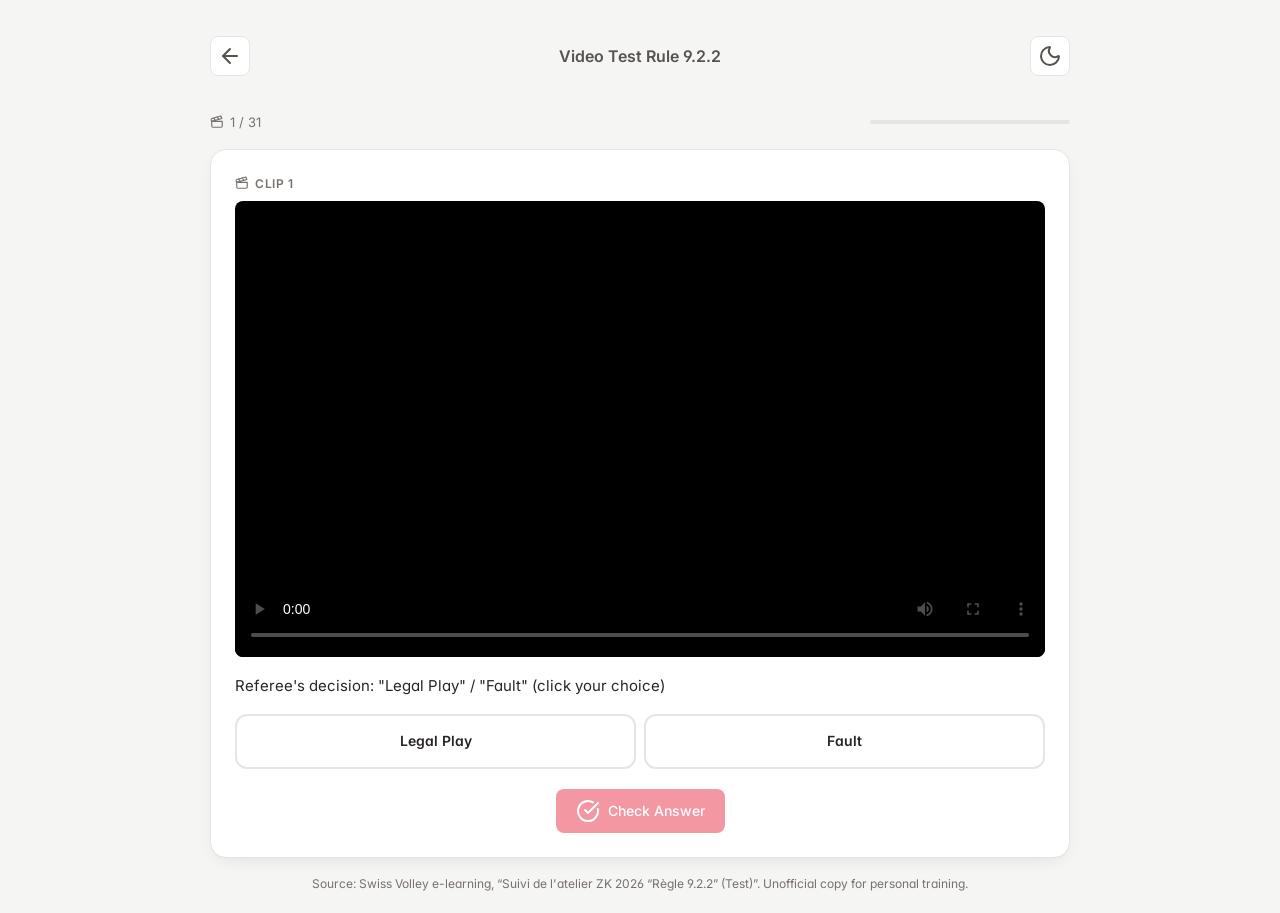
<file: video_test.html>
<!DOCTYPE html>
<html lang="en">
<head>
    <meta charset="UTF-8">
    <meta name="viewport" content="width=device-width, initial-scale=1.0">
    <title>Video Test Rule 9.2.2 - SSK ZK Prep</title>
    <link rel="icon" href="favicon.ico" sizes="48x48">
    <link rel="icon" href="favicon.png" type="image/png" sizes="192x192">
    <link rel="apple-touch-icon" href="apple-touch-icon.png">
    <meta name="theme-color" media="(prefers-color-scheme: light)" content="#f5f5f4">
    <meta name="theme-color" media="(prefers-color-scheme: dark)" content="#1c1917">
    <link rel="preconnect" href="https://fonts.googleapis.com">
    <link rel="preconnect" href="https://fonts.gstatic.com" crossorigin>
    <link href="https://fonts.googleapis.com/css2?family=Inter:wght@400;500;600;700&display=swap" rel="stylesheet">
    <link rel="stylesheet" href="styles.css">
    <script>
        (function () {
            var t = localStorage.getItem('selectedTheme');
            var stored = t === 'light' || t === 'dark';
            if (!stored) {
                t = window.matchMedia && window.matchMedia('(prefers-color-scheme: dark)').matches ? 'dark' : 'light';
            }
            document.documentElement.setAttribute('data-theme', t);
            if (stored) {
                var color = t === 'dark' ? '#1c1917' : '#f5f5f4';
                document.querySelectorAll('meta[name="theme-color"]').forEach(function (m) {
                    m.setAttribute('content', color);
                });
            }
        })();
    </script>
    <style>
        /* --- Video Test Specific --- */
        .clip-label {
            font-size: 0.75rem;
            font-weight: 600;
            color: var(--text-muted);
            text-transform: uppercase;
            letter-spacing: 0.05em;
            margin-bottom: 8px;
            display: flex;
            align-items: center;
            gap: 6px;
        }

        .clip-label svg {
            width: 14px;
            height: 14px;
        }

        .clip-action {
            font-size: 0.875rem;
            font-weight: 600;
            color: var(--text-primary);
            margin-bottom: 12px;
        }

        .clip-video {
            display: block;
            width: 100%;
            aspect-ratio: 16 / 9;
            background: #000;
            border-radius: var(--radius-sm);
            margin-bottom: 16px;
        }

        .question-text {
            font-size: 0.9375rem;
            line-height: 1.7;
            color: var(--text-primary);
        }

        /* Two fixed verdicts, side by side: the clip stays in view above them. */
        .answers {
            display: grid;
            grid-template-columns: 1fr 1fr;
            gap: 8px;
            margin: 16px 0 0;
        }

        .answers .answer-option {
            margin: 0;
            width: 100%;
            font: inherit;
            text-align: center;
            font-weight: 600;
        }

        .controls {
            display: flex;
            align-items: center;
            justify-content: center;
            gap: 12px;
            margin-top: 20px;
        }

        .controls .btn {
            min-width: 140px;
        }

        .feedback {
            margin-top: 20px;
        }

        .feedback-verdict {
            font-weight: 600;
            margin-bottom: 8px;
        }

        .ruling {
            color: var(--text-primary);
        }

        .ruling-note {
            margin-top: 8px;
            font-size: 0.75rem;
            font-style: italic;
            color: var(--text-muted);
        }

        /* Progress indicator */
        .progress-row {
            display: flex;
            align-items: center;
            justify-content: space-between;
            margin-bottom: 16px;
        }

        .progress-text {
            font-size: 0.8125rem;
            color: var(--text-muted);
            display: flex;
            align-items: center;
            gap: 6px;
        }

        .progress-text svg {
            width: 14px;
            height: 14px;
        }

        .progress-bar-wrap {
            flex: 1;
            max-width: 200px;
            height: 4px;
            background: var(--border);
            border-radius: 2px;
            overflow: hidden;
            margin-left: 12px;
        }

        .progress-bar-fill {
            height: 100%;
            background: var(--accent);
            border-radius: 2px;
            transition: width var(--transition);
            width: 0%;
        }

        /* Completion card */
        .completion-card {
            text-align: center;
            padding: 40px 24px;
        }

        .completion-card .completion-icon {
            display: inline-flex;
            align-items: center;
            justify-content: center;
            width: 64px;
            height: 64px;
            background: var(--correct-bg);
            border-radius: 50%;
            color: var(--correct);
            margin-bottom: 16px;
        }

        .completion-card .completion-icon svg {
            width: 32px;
            height: 32px;
        }

        .completion-card h2 {
            color: var(--text-primary);
            margin-bottom: 4px;
        }

        .score-line {
            font-size: 2rem;
            font-weight: 700;
            color: var(--text-primary);
            margin: 12px 0 4px;
            font-variant-numeric: tabular-nums;
        }

        .score-pct {
            color: var(--text-secondary);
            font-size: 0.875rem;
            margin-bottom: 24px;
        }

        .missed-list {
            display: flex;
            flex-wrap: wrap;
            justify-content: center;
            gap: 6px;
            margin: 0 0 24px;
        }

        .missed-list .btn {
            padding: 6px 12px;
            font-variant-numeric: tabular-nums;
        }

        .missed-title {
            font-size: 0.8125rem;
            color: var(--text-secondary);
            margin-bottom: 8px;
        }

        .completion-actions {
            display: flex;
            flex-wrap: wrap;
            justify-content: center;
            gap: 12px;
        }

        .source-note {
            margin-top: 16px;
            font-size: 0.75rem;
            color: var(--text-muted);
            text-align: center;
        }

        .source-note a {
            color: inherit;
        }
    </style>
</head>
<body>
    <div class="page-container">

        <!-- Header -->
        <header class="page-header">
            <a href="index.html" class="back-btn" aria-label="Back to home">
                <i data-lucide="arrow-left"></i>
            </a>
            <h1 id="page-title">Video Test Rule 9.2.2</h1>
            <button class="back-btn theme-toggle" onclick="toggleTheme()" aria-label="Toggle light/dark mode">
                <i data-lucide="moon" class="icon-moon"></i>
                <i data-lucide="sun" class="icon-sun"></i>
            </button>
        </header>

        <!-- Progress -->
        <div class="progress-row" id="progress-row">
            <span class="progress-text">
                <i data-lucide="clapperboard"></i>
                <span id="progress-label">0 / 0</span>
            </span>
            <div class="progress-bar-wrap">
                <div class="progress-bar-fill" id="progress-bar"></div>
            </div>
        </div>

        <!-- Clip Card -->
        <div class="card" id="clip-card">
            <div class="clip-label" id="clip-label">
                <i data-lucide="clapperboard"></i>
                <span></span>
            </div>
            <div class="clip-action hidden" id="clip-action"></div>
            <video id="clip-video" class="clip-video" controls playsinline preload="metadata"></video>
            <div class="question-text" id="question-text">Loading...</div>
            <div class="answers" id="answers"></div>

            <div class="controls">
                <button class="btn btn-primary" id="check-btn" onclick="checkAnswer()" disabled>
                    <i data-lucide="check-circle"></i>
                    Check Answer
                </button>
                <button class="btn btn-success hidden" id="next-btn" onclick="nextClip()">
                    <i data-lucide="arrow-right"></i>
                    <span id="next-btn-text">Next</span>
                </button>
            </div>

            <div class="feedback hidden" id="feedback"></div>
        </div>

        <!-- Completion Card -->
        <div class="card completion-card hidden" id="completion-card">
            <div class="completion-icon">
                <i data-lucide="trophy"></i>
            </div>
            <h2 id="completion-title"></h2>
            <div class="score-line" id="score-line"></div>
            <div class="score-pct" id="score-pct"></div>
            <div id="missed-wrap" class="hidden">
                <p class="missed-title" id="missed-title"></p>
                <div class="missed-list" id="missed-list"></div>
            </div>
            <div class="completion-actions">
                <button class="btn btn-primary" id="restart-btn" onclick="startTest()"></button>
                <a class="btn btn-outline" id="home-btn" href="index.html"></a>
            </div>
        </div>

        <p class="source-note" id="source-note"></p>

    </div>

    <script src="shared.js"></script>
    <script src="lucide.min.js"></script>
    <script>
        createIconsSafe();

        // The quiz exists on triagonal in French only. FR shows the platform
        // text verbatim; every other language gets the English translation.
        var lang = getSelectedLang();
        var contentLang = lang === 'fr' ? 'fr' : 'en';

        var PAGE_STRINGS = {
            de: {
                clip: 'Szene', review: 'Szene nochmals ansehen', done: 'Videotest abgeschlossen',
                missed: 'Falsch beantwortete Szenen:', restart: 'Test neu starten',
                translated: 'Englische Übersetzung des französischen Originals (triagonal).',
                source: 'Quelle: Swiss Volley e-Learning, «Suivi de l\'atelier ZK 2026 “Règle 9.2.2” (Test)». Inoffizielle Kopie zum persönlichen Training.',
            },
            en: {
                clip: 'Clip', review: 'Review clip', done: 'Video test completed',
                missed: 'Clips you got wrong:', restart: 'Restart test',
                translated: 'English translation of the French original on triagonal.',
                source: 'Source: Swiss Volley e-learning, “Suivi de l\'atelier ZK 2026 “Règle 9.2.2” (Test)”. Unofficial copy for personal training.',
            },
            fr: {
                clip: 'Séquence', review: 'Revoir la séquence', done: 'Test vidéo terminé',
                missed: 'Séquences manquées :', restart: 'Recommencer le test',
                translated: '',
                source: 'Source : e-learning Swiss Volley, « Suivi de l\'atelier ZK 2026 “Règle 9.2.2” (Test) ». Copie non officielle pour l\'entraînement personnel.',
            },
            it: {
                clip: 'Clip', review: 'Rivedi la clip', done: 'Test video completato',
                missed: 'Clip sbagliate:', restart: 'Ricomincia il test',
                translated: 'Traduzione inglese dell\'originale francese (triagonal).',
                source: 'Fonte: e-learning Swiss Volley, «Suivi de l\'atelier ZK 2026 “Règle 9.2.2” (Test)». Copia non ufficiale per l\'allenamento personale.',
            },
        };

        function p(key) {
            return (PAGE_STRINGS[lang] && PAGE_STRINGS[lang][key]) || PAGE_STRINGS.en[key];
        }

        function applyTranslations() {
            document.getElementById('page-title').textContent = t('videoTest');
            document.title = t('videoTest') + ' - SSK ZK Prep';
            document.querySelector('#check-btn').innerHTML = '<i data-lucide="check-circle"></i> ' + t('checkAnswer');
            document.getElementById('next-btn-text').textContent = t('next');
            document.getElementById('completion-title').textContent = p('done');
            document.getElementById('missed-title').textContent = p('missed');
            document.getElementById('restart-btn').innerHTML = '<i data-lucide="refresh-cw"></i> ' + p('restart');
            document.getElementById('home-btn').innerHTML = '<i data-lucide="home"></i> ' + t('home');
            document.getElementById('source-note').textContent = p('source');
            createIconsSafe();
        }
        applyTranslations();

        // --- State ---
        var data = null;
        var index = 0;
        var selected = null;
        var results = {}; // item.n -> true/false
        var reviewing = false; // a clip reopened from the results card

        async function loadTest() {
            try {
                var res = await fetch('video_test_922.json', { cache: 'no-cache' });
                if (!res.ok) throw new Error('HTTP ' + res.status);
                data = await res.json();
                startTest();
            } catch (error) {
                console.error('Error loading video test:', error);
                document.getElementById('question-text').textContent = t('errorLoading');
            }
        }

        // Clips keep the platform order: 30 and 31 are two actions of one clip.
        function startTest() {
            results = {};
            reviewing = false;
            showClip(0);
        }

        function updateProgress() {
            var total = data.items.length;
            document.getElementById('progress-label').textContent = (index + 1) + ' / ' + total;
            document.getElementById('progress-bar').style.width = (index / total) * 100 + '%';
        }

        function showClip(i) {
            index = i;
            selected = null;
            var item = data.items[index];

            document.getElementById('clip-card').classList.remove('hidden');
            document.getElementById('progress-row').classList.remove('hidden');
            document.getElementById('completion-card').classList.add('hidden');

            document.querySelector('#clip-label span').textContent = p('clip') + ' ' + item.n;

            var action = document.getElementById('clip-action');
            if (item.action) {
                action.textContent = item.action[contentLang];
                action.classList.remove('hidden');
            } else {
                action.classList.add('hidden');
            }

            var base = data.videoBase + item.video.replace(/\.mp4$/, '');
            var video = document.getElementById('clip-video');
            // Same clip twice in a row (30/31): keep the player where it is.
            if (video.dataset.src !== base) {
                video.dataset.src = base;
                video.poster = base + '.jpg';
                video.src = base + '.mp4';
            }

            document.getElementById('question-text').textContent = data.prompt[contentLang];

            var answers = document.getElementById('answers');
            answers.innerHTML = '';
            Object.keys(data.answers).forEach(function (key) {
                var option = document.createElement('button');
                option.type = 'button';
                option.className = 'answer-option';
                option.dataset.answer = key;
                option.textContent = data.answers[key];
                option.addEventListener('click', function () { selectAnswer(key); });
                answers.appendChild(option);
            });

            var checkBtn = document.getElementById('check-btn');
            checkBtn.classList.remove('hidden');
            checkBtn.disabled = true;
            document.getElementById('next-btn').classList.add('hidden');
            var feedback = document.getElementById('feedback');
            feedback.className = 'feedback hidden';
            feedback.innerHTML = '';

            updateProgress();
            createIconsSafe();
            scrollToElementTop(document.getElementById('clip-card'));
        }

        function selectAnswer(key) {
            if (!document.getElementById('next-btn').classList.contains('hidden')) return;
            selected = key;
            document.querySelectorAll('#answers .answer-option').forEach(function (el) {
                el.classList.toggle('selected', el.dataset.answer === key);
            });
            document.getElementById('check-btn').disabled = false;
        }

        function checkAnswer() {
            if (!selected) return;
            var item = data.items[index];
            var isCorrect = selected === item.correct;
            results[item.n] = isCorrect;

            document.querySelectorAll('#answers .answer-option').forEach(function (el) {
                el.classList.remove('selected');
                if (el.dataset.answer === item.correct) el.classList.add('correct');
                else if (el.dataset.answer === selected) el.classList.add('incorrect');
            });

            var feedback = document.getElementById('feedback');
            feedback.className = 'feedback ' + (isCorrect ? 'correct' : 'incorrect');
            feedback.innerHTML =
                '<div class="feedback-verdict">' + escapeHtml(isCorrect ? t('correct') : t('incorrectSingle') + ' ' + data.answers[item.correct]) + '</div>' +
                '<div class="ruling">' + escapeHtml(item.ruling[contentLang]) + '</div>' +
                (contentLang === 'en' && lang !== 'fr' && p('translated') ? '<div class="ruling-note">' + escapeHtml(p('translated')) + '</div>' : '');

            document.getElementById('check-btn').classList.add('hidden');
            var nextBtn = document.getElementById('next-btn');
            nextBtn.classList.remove('hidden');
            document.getElementById('next-btn-text').textContent = !reviewing && index + 1 < data.items.length ? t('next') : t('results');
            createIconsSafe();
        }

        function nextClip() {
            if (!reviewing && index + 1 < data.items.length) {
                showClip(index + 1);
            } else {
                showResults();
            }
        }

        function showResults() {
            var video = document.getElementById('clip-video');
            video.pause();
            document.getElementById('clip-card').classList.add('hidden');
            document.getElementById('progress-row').classList.add('hidden');
            document.getElementById('completion-card').classList.remove('hidden');

            var total = data.items.length;
            var right = data.items.filter(function (item) { return results[item.n]; }).length;
            document.getElementById('score-line').textContent = right + ' / ' + total;
            document.getElementById('score-pct').textContent = t('score') + ': ' + Math.round(right / total * 100) + '%';

            var missed = data.items.filter(function (item) { return results[item.n] === false; });
            var list = document.getElementById('missed-list');
            list.innerHTML = '';
            missed.forEach(function (item) {
                var btn = document.createElement('button');
                btn.type = 'button';
                btn.className = 'btn btn-outline';
                btn.textContent = item.n;
                btn.setAttribute('aria-label', p('review') + ' ' + item.n);
                btn.addEventListener('click', function () {
                    reviewing = true;
                    showClip(data.items.indexOf(item));
                });
                list.appendChild(btn);
            });
            document.getElementById('missed-wrap').classList.toggle('hidden', missed.length === 0);
            createIconsSafe();
            scrollToElementTop(document.getElementById('completion-card'));
        }

        loadTest();
    </script>
</body>
</html>
</file>
<file: styles.css>
/* ============================================================
   SSK ZK Prep — Shared Design System
   SVRZ RC look: Swiss Volley red on warm stone, Inter, Lucide.
   Light theme by default, dark via prefers-color-scheme.
   ============================================================ */

/* --- CSS Custom Properties ---
   Theme is driven by data-theme on <html>, set pre-paint by a small
   inline script in each page's <head> (stored preference, else system)
   and toggled at runtime via toggleTheme() in shared.js. --- */
:root {
  color-scheme: light;
  --bg-base: #f5f5f4;          /* stone-100 */
  --bg-surface: #ffffff;
  --bg-surface-hover: #fafaf9; /* stone-50 */
  --bg-elevated: #fafaf9;

  --text-primary: #292524;     /* stone-800 */
  --text-secondary: #57534e;   /* stone-600 */
  --text-muted: #78716c;       /* stone-500 */

  --accent: #e2001a;           /* Swiss Volley red */
  --accent-hover: #be0014;
  --accent-subtle: #fef2f2;

  /* Selected = svrz_rc's dark-stone emphasis, so it never
     collides with the red used for brand and wrong answers */
  --selected: #1c1917;         /* stone-900 */
  --selected-bg: #f5f5f4;

  --correct: #16a34a;
  --correct-bg: rgba(34, 197, 94, 0.10);
  --incorrect: #e2001a;
  --incorrect-bg: #fef2f2;
  --missed: #b45309;           /* amber-700: correct answer the user missed */
  --missed-bg: rgba(245, 158, 11, 0.10);

  --border: #e7e5e4;           /* stone-200 */
  --border-hover: #d6d3d1;     /* stone-300 */

  --radius-sm: 8px;
  --radius-md: 12px;
  --radius-lg: 16px;

  --shadow: 0 1px 2px -1px rgba(28, 25, 23, 0.06), 0 6px 20px -8px rgba(28, 25, 23, 0.12);
  --shadow-lg: 0 2px 4px -2px rgba(28, 25, 23, 0.08), 0 16px 40px -12px rgba(28, 25, 23, 0.16);

  --transition: 200ms ease;
}

:root[data-theme="dark"] {
  color-scheme: dark;

  --bg-base: #1c1917;          /* stone-900 */
  --bg-surface: #292524;       /* stone-800 */
  --bg-surface-hover: #322f2b;
  --bg-elevated: #322f2b;

  --text-primary: #f5f5f4;     /* stone-100 */
  --text-secondary: #d6d3d1;   /* stone-300 */
  --text-muted: #a8a29e;       /* stone-400 */

  --accent: #e2001a;
  --accent-hover: #ff3040;
  --accent-subtle: rgba(226, 0, 26, 0.16);

  --selected: #f5f5f4;         /* stone-100 */
  --selected-bg: rgba(245, 245, 244, 0.08);

  --correct: #4ade80;
  --correct-bg: rgba(74, 222, 128, 0.12);
  --incorrect: #ff4d5e;
  --incorrect-bg: rgba(226, 0, 26, 0.14);
  --missed: #fbbf24;           /* amber-400: correct answer the user missed */
  --missed-bg: rgba(251, 191, 36, 0.14);

  --border: #44403c;           /* stone-700 */
  --border-hover: #57534e;     /* stone-600 */

  --shadow: 0 4px 24px rgba(0, 0, 0, 0.35);
  --shadow-lg: 0 8px 40px rgba(0, 0, 0, 0.45);
}

/* --- Reset & Base --- */
*, *::before, *::after {
  margin: 0;
  padding: 0;
  box-sizing: border-box;
}

html {
  -webkit-text-size-adjust: 100%;
  overscroll-behavior: none;
}

body {
  font-family: 'Inter', -apple-system, BlinkMacSystemFont, 'Segoe UI', sans-serif;
  font-feature-settings: 'cv02', 'cv03', 'cv04', 'cv11';
  font-size: 14px;
  line-height: 1.6;
  color: var(--text-primary);
  background: var(--bg-base);
  min-height: 100vh;
  -webkit-font-smoothing: antialiased;
  -moz-osx-font-smoothing: grayscale;
}

::selection {
  background: color-mix(in srgb, var(--accent) 18%, transparent);
}

* {
  scrollbar-width: thin;
  scrollbar-color: var(--border-hover) transparent;
}

/* --- Typography --- */
h1, h2, h3 {
  font-weight: 600;
  line-height: 1.3;
}

h1 { font-size: 1.5rem; }
h2 { font-size: 1.125rem; }

/* --- Layout --- */
.page-container {
  max-width: 900px;
  margin: 0 auto;
  padding: 20px;
  min-height: 100vh;
}

.page-header {
  display: flex;
  align-items: center;
  gap: 12px;
  padding: 16px 0;
  margin-bottom: 20px;
}

.page-header h1 {
  flex: 1;
  text-align: center;
  font-size: 1rem;
  color: var(--text-secondary);
}

/* --- Back Button --- */
.back-btn {
  display: inline-flex;
  align-items: center;
  justify-content: center;
  width: 40px;
  height: 40px;
  background: var(--bg-surface);
  border: 1px solid var(--border);
  border-radius: var(--radius-sm);
  color: var(--text-secondary);
  cursor: pointer;
  transition: all var(--transition);
  text-decoration: none;
  flex-shrink: 0;
}

.back-btn:hover {
  background: var(--bg-surface-hover);
  color: var(--text-primary);
  border-color: var(--border-hover);
}

/* --- Theme Toggle --- */
.theme-toggle .icon-sun { display: none; }
:root[data-theme="dark"] .theme-toggle .icon-sun { display: flex; }
:root[data-theme="dark"] .theme-toggle .icon-moon { display: none; }

/* --- Cards --- */
.card {
  background: var(--bg-surface);
  border: 1px solid var(--border);
  border-radius: var(--radius-lg);
  padding: 24px;
  box-shadow: var(--shadow);
}

/* --- Buttons --- */
.btn {
  display: inline-flex;
  align-items: center;
  justify-content: center;
  gap: 8px;
  padding: 10px 20px;
  border: none;
  border-radius: var(--radius-sm);
  font-family: inherit;
  font-size: 14px;
  font-weight: 500;
  cursor: pointer;
  transition: all var(--transition);
  text-decoration: none;
  white-space: nowrap;
}

.btn-primary {
  background: var(--accent);
  color: #fff;
}

.btn-primary:hover:not(:disabled) {
  background: var(--accent-hover);
}

.btn-success {
  background: var(--correct);
  color: #fff;
}

.btn-success:hover:not(:disabled) {
  background: #15803d;
}

.btn-outline {
  background: transparent;
  color: var(--text-secondary);
  border: 1px solid var(--border-hover);
}

.btn-outline:hover:not(:disabled) {
  background: var(--bg-surface-hover);
  color: var(--text-primary);
  border-color: var(--text-muted);
}

.btn:disabled {
  opacity: 0.4;
  cursor: not-allowed;
}

/* --- Answer Options --- */
.answer-option {
  background: var(--bg-surface);
  border: 2px solid var(--border);
  border-radius: var(--radius-md);
  padding: 14px 16px;
  margin: 8px 0;
  cursor: pointer;
  transition: all var(--transition);
  font-size: 14px;
  color: var(--text-primary);
  position: relative;
}

.answer-option:hover {
  border-color: var(--border-hover);
  background: var(--bg-surface-hover);
}

.answer-option.selected {
  border-color: var(--selected);
  background: var(--selected-bg);
}

.answer-option.correct {
  border-color: var(--correct);
  background: var(--correct-bg);
}

.answer-option.incorrect {
  border-color: var(--incorrect);
  background: var(--incorrect-bg);
}

/* --- Diagram Images --- */
.diagram {
  max-width: 100%;
  height: auto;
  margin: 16px 0;
  border-radius: var(--radius-sm);
  border: 1px solid var(--border);
  background: #fff; /* diagrams are white-background PNGs; keep them legible in dark mode */
}

/* --- Feedback --- */
.feedback {
  padding: 14px 16px;
  border-radius: var(--radius-md);
  font-size: 14px;
  line-height: 1.5;
  white-space: pre-line;
}

.feedback.correct {
  background: var(--correct-bg);
  color: var(--correct);
  border: 1px solid color-mix(in srgb, var(--correct) 30%, transparent);
}

.feedback.incorrect {
  background: var(--incorrect-bg);
  color: var(--incorrect);
  border: 1px solid color-mix(in srgb, var(--incorrect) 30%, transparent);
}

/* --- Utility --- */
.hidden { display: none !important; }

.text-muted { color: var(--text-muted); }
.text-secondary { color: var(--text-secondary); }

/* --- Responsive --- */
@media (max-width: 640px) {
  .page-container {
    padding: 12px;
  }

  .card {
    padding: 16px;
    border-radius: var(--radius-md);
  }
}
</file>
